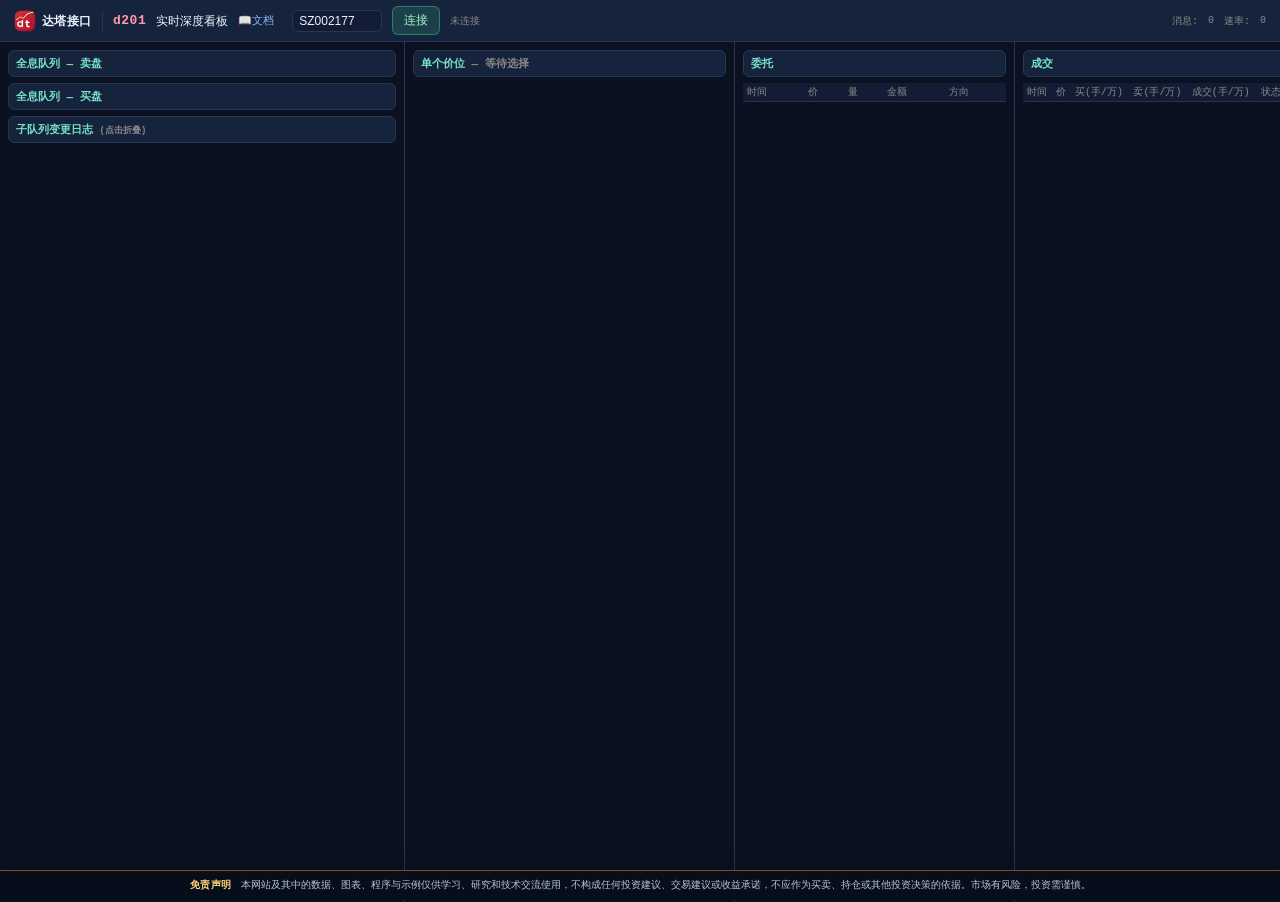
<file: d201.html>
<!DOCTYPE html>
<html lang="zh-CN">
<head>
<meta charset="UTF-8">
<meta name="viewport" content="width=device-width, initial-scale=1.0">
<link rel="icon" href="favicon.svg?v=73" type="image/svg+xml">
<link rel="stylesheet" href="assets/css/disclaimer.css?v=20260907-disclaimer-1">
<title>d201 实时深度看板</title>
<style>
*{margin:0;padding:0;box-sizing:border-box}
body{font-family:Consolas,monospace;background:#0a0e17;color:#ccc;overflow:hidden;height:100vh}
/* 顶栏 */
.topbar{display:flex;align-items:center;gap:10px;padding:4px 8px;background:#111;border-bottom:1px solid #222}
.topbar input{background:#1a1a2e;border:1px solid #333;color:#ccc;padding:3px 6px;font-size:12px;width:90px}
.topbar button{background:#1a4a2e;border:1px solid #2a6a3e;color:#4c4;padding:3px 10px;cursor:pointer;font-size:12px;border-radius:3px}
.topbar button.off{background:#4a1a1a;border-color:#6a2a2a;color:#c44}
.topbar button.subbed{background:#1a2a4a;border-color:#2a4a6a;color:#48f}
.topbar .st{font-size:10px;color:#888}
.topbar .st.on{color:#4c4}
/* 主布局 */
.main{display:flex;height:calc(100vh - 32px)}
.col{overflow-y:auto;overflow-x:hidden;border-right:1px solid #222;padding:4px}
.col::-webkit-scrollbar{width:4px}
.col::-webkit-scrollbar-thumb{background:#333;border-radius:2px}
.col1{flex:0 0 405px} /* 全息队列 */
.col2{flex:0 0 330px} /* 单个价位 */
.col3{flex:0 0 280px} /* 委托 */
.col4{flex:1 0 280px}  /* 成交 */
.col h3{font-size:11px;color:#e94560;margin-bottom:4px;padding:2px 4px;background:#111;position:sticky;top:0;z-index:1}
/* 全息队列 买卖行 */
.hq-side{display:flex;flex-direction:column;gap:2px}
.hq-label{font-size:10px;color:#888;padding:2px 0;border-bottom:1px solid #222;margin-top:4px}
.hq-label.buy{color:#e94560}
.hq-label.sell{color:#38a141}
.hq-row{display:flex;align-items:center;gap:3px;font-size:10px;padding:1px 3px;background:#111;border-radius:2px;cursor:pointer}
.hq-row:hover{background:#1a1a2e}
.hq-row .price{width:48px;font-weight:bold;flex-shrink:0}
.hq-row .price.buy{color:#e94560}
.hq-row .price.sell{color:#38a141}
.hq-row .vol{width:38px;text-align:right;flex-shrink:0}
.hq-row .amt{width:62px;text-align:right;flex-shrink:0;color:#888}
.hq-row .subs{display:flex;gap:1px;flex:1;justify-content:flex-end}
.hq-row .sub{width:42px;text-align:right;font-size:9px;color:#e94560}
.hq-row .sub-sell{width:42px;text-align:right;font-size:9px;color:#38a141}
.hq-row .sub.big,.hq-row .sub.big-sell{font-weight:bold}
.hq-row .sub.big{color:#e9c445}
.hq-row .sub.big-sell{color:#3498db}
/* 单个价位: 买红卖绿, 大单特殊 */
.sp-buy .v,.sp-buy .a{color:#e94560}
.sp-sell .v,.sp-sell .a{color:#38a141}
.sp-big-buy .v,.sp-big-buy .a{color:#e9c445;font-weight:bold}
.sp-big-sell .v,.sp-big-sell .a{color:#3498db;font-weight:bold}
/* 委托: 方向颜色 */
.flow-table .buy{color:#e94560}
.flow-table .sell{color:#38a141}
.flow-table .buy.big{color:#e9c445;font-weight:bold}
.flow-table .sell.big{color:#3498db;font-weight:bold}
/* 成交: 买额红 卖额绿 成交额白/金 */
.flow-table .t-buy{color:#e94560}
.flow-table .t-sell{color:#38a141}
.flow-table .t-amt{color:#ccc}
.flow-table .t-amt.big{color:#e9c445;font-weight:bold}
/* 同委托号分组虚线框(仅框买/卖列) */
.flow-table .t-buy.trd-grp-start,.flow-table .t-buy.trd-grp-mid,.flow-table .t-buy.trd-grp-end{border-left:2px dashed #e9c445;border-right:2px dashed #e9c445}
.flow-table .t-buy.trd-grp-start{border-top:2px dashed #e9c445}
.flow-table .t-buy.trd-grp-end{border-bottom:2px dashed #e9c445}
.flow-table .t-sell.trd-grp-start-s,.flow-table .t-sell.trd-grp-mid-s,.flow-table .t-sell.trd-grp-end-s{border-left:2px dashed #3498db;border-right:2px dashed #3498db}
.flow-table .t-sell.trd-grp-start-s{border-top:2px dashed #3498db}
.flow-table .t-sell.trd-grp-end-s{border-bottom:2px dashed #3498db}
.hq-row .btn-price{flex-shrink:0;font-size:9px;padding:0 4px;background:#1a3a5e;border:1px solid #2a5a8e;color:#6af;cursor:pointer;border-radius:2px;white-space:nowrap}
.hq-row .btn-price:hover{background:#2a5a8e;color:#fff}
.hq-row .n{width:30px;font-size:9px;color:#888;flex-shrink:0}
.hq-row .qcnt{width:32px;text-align:right;flex-shrink:0;font-size:9px;color:#888}
.hq-row.hq-hdr{background:#1a1a2e;color:#888;font-size:9px;cursor:default;position:sticky;top:20px;z-index:1}
.hq-row.hq-hdr:hover{background:#1a1a2e}
.hq-row.hq-hdr .price{color:#888!important}
.hq-row.hq-hdr .sub{color:#888!important}
/* 单个价位 */
.sp-item{display:flex;align-items:center;gap:3px;font-size:10px;padding:1px 4px;border-bottom:1px solid #1a1a2e}
.sp-item.sp-hdr{background:#1a1a2e;color:#888;font-size:9px;position:sticky;top:40px;z-index:1;cursor:default}
.sp-item.reducing{border:2px solid #e9c445;background:#1a1a00}
.sp-item .n{width:20px;color:#555;flex-shrink:0;text-align:right}
.sp-item .v{width:38px;text-align:right;flex-shrink:0}
.sp-item .a{width:62px;text-align:right;flex-shrink:0;color:#888}
.sp-item .id{width:62px;color:#666;text-align:right;flex-shrink:0}
.sp-item .st{width:18px;text-align:center;flex-shrink:0}
.sp-item .st.new{color:#27ae60}
.sp-item .st.deal{color:#3498db}
.sp-item .st.cancel{color:#e94560}
.sp-item .st.done{color:#888}
.sp-summary{font-size:10px;color:#888;padding:4px;background:#111;margin-bottom:4px}
.sp-summary span{color:#ccc}
/* 委托/成交 流水表 */
.flow-table{width:100%;border-collapse:collapse;font-size:10px}
.flow-table th{position:sticky;top:20px;background:#111;color:#888;padding:2px 4px;text-align:left;font-weight:normal;border-bottom:1px solid #333;z-index:0}
.flow-table td{padding:1px 4px;border-bottom:1px solid #1a1a2e;white-space:nowrap}
.flow-table .time{color:#888}
.flow-table .px{font-weight:bold}
.flow-table .px.buy{color:#e94560}
.flow-table .px.sell{color:#38a141}
.flow-table .big{color:#e9c445;font-weight:bold}
</style>
<link rel="stylesheet" href="assets/css/design-tokens.css?v=20260901-style-4">
<link rel="stylesheet" href="assets/css/site-shell.css?v=20260901-style-4">
<link rel="stylesheet" href="assets/css/workbench-theme.css?v=20260901-style-4">
<meta name="description" content="d201 实时深度看板：通过 WebSocket 查看 A 股 Level-2 逐笔委托、逐笔成交、十档盘口与全息队列（委托队列）实时数据。">
<link rel="canonical" href="https://zzhahn.github.io/a_stock_level2_data/d201.html">
<meta name="keywords" content="level2逐笔,逐笔委托,逐笔成交,十档盘口,委托队列,全息队列,L2实时行情,深度看板">
</head>
<body class="site-page site-page--dense">
<div class="site-disclaimer" role="note" aria-label="免责声明"><span class="site-disclaimer-title">免责声明</span><span class="site-disclaimer-text">本网站及其中的数据、图表、程序与示例仅供学习、研究和技术交流使用，不构成任何投资建议、交易建议或收益承诺，不应作为买卖、持仓或其他投资决策的依据。市场有风险，投资需谨慎。</span></div>
<div class="topbar site-header site-header--compact">
  <a class="dense-site-brand" href="index.html" aria-label="返回工作台">
    <img src="favicon.svg?v=73" alt="" aria-hidden="true">
    <span>达塔接口</span>
  </a>
  <span class="dense-topbar-divider" aria-hidden="true"></span>
  <span class="dense-brand-code">d201</span><span class="dense-brand-name">实时深度看板</span>
  <a class="dense-doc-link" href="download.html#docs" target="_blank" title="d201 WebSocket API 文档">📖文档</a>
  <input id="code" value="SZ002177" placeholder="代码" onchange="onCodeChange()">
  <button id="btnConnect" onclick="doConnect()">连接</button>
  <button id="btnDisconnect" class="off" onclick="doDisconnect()" style="display:none">断开</button>
  <span class="st" id="wsSt">未连接</span>
<span class="st" style="margin-left:auto">消息:</span><span class="st" id="msgN">0</span>
  <span class="st">速率:</span><span class="st" id="msgR">0</span>
</div>
<div class="main">
  <!-- 全息队列 -->
  <div class="col col1">
    <h3>全息队列 — 卖盘</h3>
    <div id="hqSell"></div>
    <h3>全息队列 — 买盘</h3>
    <div id="hqBuy"></div>
    <h3 style="cursor:pointer" onclick="var b=document.getElementById('hqLogBody');b.style.display=b.style.display==='none'?'':'none'">子队列变更日志 <span style="font-size:9px;color:#888">(点击折叠)</span></h3>
    <div id="hqLogBody" style="max-height:200px;overflow-y:auto;font-size:9px;color:#888"></div>
  </div>
  <!-- 单个价位 -->
  <div class="col col2">
    <h3>单个价位 <span id="spTitle" style="color:#888">— 等待选择</span></h3>
    <div class="sp-summary" id="spSummary" style="display:none"></div>
    <div id="spList"></div>
  </div>
  <!-- 委托 -->
  <div class="col col3">
    <h3>委托</h3>
    <table class="flow-table"><thead><tr><th>时间</th><th>价</th><th>量</th><th>金额</th><th>方向</th></tr></thead><tbody id="entBody"></tbody></table>
  </div>
  <!-- 成交 -->
  <div class="col col4">
    <h3>成交</h3>
    <table class="flow-table"><thead><tr><th>时间</th><th>价</th><th>买(手/万)</th><th>卖(手/万)</th><th>成交(手/万)</th><th>状态</th></tr></thead><tbody id="trdBody"></tbody></table>
  </div>
</div>
<script>
// ── 状态 ──
var ws = null, msgCount = 0, startTime = 0, code = document.getElementById('code').value;
var hqMap = {};           // 全息队列持久层: key="price_dir" → level object
var hqLog = [];           // 全息子记录变更日志
var spPrice = 0, spDir = 0, spPriceCent = 0, spHadRecords = false, spHadFirst = false, spResubTimer = null;
var entLog = [];          // 委托流水(最多500条, 新在前)
var trdLog = [];          // 成交流水(最多500条, 新在前)
var entSeq = new Set();   // 委托去重
var trdSeq = new Set();   // 成交去重
var subbedHolo = false, subbedPrice = false, subbedEnt = false, subbedTrade = false;

// ── 连接 ──
function doConnect() {
  code = document.getElementById('code').value.trim();
  if (!code) return;
  if (ws) ws.close();
  ws = new WebSocket('ws://127.0.0.1:8080/d201');
  document.getElementById('btnConnect').style.display = 'none';
  document.getElementById('btnDisconnect').style.display = '';
  document.getElementById('wsSt').textContent = '连接中...';
  msgCount = 0; startTime = Date.now();
  ws.onopen = function() {
    document.getElementById('wsSt').textContent = '已连接';
    document.getElementById('wsSt').className = 'st on';
    hqMap = {}; entLog = []; trdLog = []; spTotal = {}; spRecs = []; spIndex.clear(); spHadFirst = false;
    entSeq.clear(); trdSeq.clear();
    document.getElementById('hqBuy').innerHTML = ''; document.getElementById('hqSell').innerHTML = '';
    document.getElementById('entBody').innerHTML = ''; document.getElementById('trdBody').innerHTML = '';
    document.getElementById('spList').innerHTML = '<div style="color:#888;font-size:10px">等待选择价位</div>';
    // 订阅全息队列+委托+成交
    sendCmd('holoqueue', 1);
    sendCmd('entrust', 1);
    sendCmd('trade', 1);
    subbedHolo = true; subbedEnt = true; subbedTrade = true;
    document.getElementById('btnConnect').className = 'subbed';
    document.getElementById('btnConnect').textContent = '已订阅';
  };
  ws.onmessage = function(e) { handleMsg(JSON.parse(e.data)); };
  ws.onclose = function() {
    document.getElementById('wsSt').textContent = '已断开'; document.getElementById('wsSt').className = 'st';
    document.getElementById('btnConnect').style.display = '';
    document.getElementById('btnDisconnect').style.display = 'none';
    subbedHolo = subbedPrice = subbedEnt = subbedTrade = false;
  };
}
function doDisconnect() { if (ws) ws.close(); }
function sendCmd(type, enable) {
  if (!ws || ws.readyState !== 1) return;
  var cmd = {type:type, code:code, enable:enable};
  if (type === 'holoqueue') { cmd.subDisplayCount = 6; /* 子队列数 1-6 */ }
  if (type === 'entrust') cmd.count = 150;
  if (type === 'trade') cmd.count = 60;
  if (type === 'price') { cmd.direction = spDir; cmd.priceCent = spPriceCent; }
  ws.send(JSON.stringify([cmd]));
}

// ── 消息分发 ──
function handleMsg(msg) {
  msgCount++;
  var now = Date.now(), rate = (msgCount / ((now - startTime) / 1000)).toFixed(1);
  document.getElementById('msgN').textContent = msgCount;
  document.getElementById('msgR').textContent = rate;
  if (!msg.list) return;
  for (var i = 0; i < msg.list.length; i++) {
    var it = msg.list[i], d = it.data;
    if (it.type === 'info' || it.type === 'error') {
      showMsg(it.type, it.msg || '');
      continue;
    }
    if (!d) continue;
    if (it.type === 'holoqueue') renderHoloQueue(d);
    else if (it.type === 'price') renderSinglePrice(d);
    else if (it.type === 'entrust') renderEntrust(d);
    else if (it.type === 'trade') renderTrade(d);
    else if (it.type === 'buysell') renderBuySellQ(d);
    else if (it.type === 'thousand') renderThousand(d);
  }
}

// ── 全息队列渲染 ──
function renderHoloQueue(d) {
  if (!d.levels) return;
  for (var i = 0; i < d.levels.length; i++) {
    var lv = d.levels[i];

    // 删除信号: ct=1, rmP!=0, px=0 表示删除卖盘 rmP 价位
    // （必须先于 price===0 检查，否则会被 continue 跳过）
    if (lv.changeType === 1 && lv.removePrice !== 0 && lv.price === 0) {
      delete hqMap[lv.removePrice + '_' + lv.direction];
      hqLog.unshift({ts: new Date().toLocaleTimeString(), price: lv.removePrice, dir: lv.direction, lines: ['  -价位已清空 px=' + (lv.removePrice/100).toFixed(2)], removed: 0});
      if (hqLog.length > 200) hqLog.length = 200;
      renderHqLog();
      continue;
    }

    if (lv.price === 0) continue;
    var key = lv.price + '_' + lv.direction;

    // changeType: 0=删除价位, 1=替换价位(removePrice→price), 2=更新价位
    if (lv.changeType === 0) {
      delete hqMap[key];
      hqLog.unshift({ts: new Date().toLocaleTimeString(), price: lv.price, dir: lv.direction, lines: ['  -删除价位'], removed: 0});
      if (hqLog.length > 200) hqLog.length = 200;
      renderHqLog();
      continue;
    }
    if (lv.changeType === 1 && lv.removePrice !== 0) {
      delete hqMap[lv.removePrice + '_' + lv.direction];
    }
    // 获取或创建该价位的持久层
    var entry = hqMap[key];
    if (!entry) { entry = {}; hqMap[key] = entry; }
    entry.price = lv.price; entry.vol = lv.volume; entry.amt = lv.amount;
    entry.dir = lv.direction; entry.queueCount = lv.queueCount;
    entry.displayCnt = lv.displayCnt;
    // 子记录增量合并 (服务器只发变化的子记录)
    if (!entry.subRecs) entry.subRecs = [];
    var subIdx = {};
    for (var j = 0; j < entry.subRecs.length; j++) subIdx[entry.subRecs[j].id] = j;
    var logLines = [];
    for (var j = 0; j < (lv.records || []).length; j++) {
      var r = lv.records[j], idx = subIdx[r.id];
      if (idx !== undefined) {
        var old = entry.subRecs[idx];
        var stChg = old.status !== r.status;
        old.volume = r.volume; old.amount = r.amount; old.bigOrder = r.bigOrder;
        old.prevStatus = old.status; old.status = r.status;
        if (r.volume === 0) { old._remove = true; logLines.push('  -删除 #'+r.id); }
        else if (stChg) logLines.push('  ~状态 #'+r.id + ' ' + old.prevStatus + '→' + r.status);
      } else if (r.volume > 0) {
        entry.subRecs.push({id: r.id, volume: r.volume, amount: r.amount, bigOrder: r.bigOrder, status: r.status, prevStatus: 0, isNew: true});
        logLines.push('  +新增 #'+r.id + ' ' + r.volume + '手 ' + fmtAmt(r.amount));
      }
    }
    // 移除标记删除的
    var before = entry.subRecs.length;
    entry.subRecs = entry.subRecs.filter(function(r){ return !r._remove; });
    if (logLines.length > 0) {
      hqLog.unshift({ts: new Date().toLocaleTimeString(), price: lv.price, dir: lv.direction, lines: logLines, removed: before - entry.subRecs.length});
      if (hqLog.length > 200) hqLog.length = 200;
      renderHqLog();
    }
  }
  // 从持久层提取买卖各10档并排序
  var buy = [], sell = [];
  for (var k in hqMap) {
    var row = hqMap[k];
    if (row.dir === 0) buy.push(row); else sell.push(row);
  }
  buy.sort(function(a,b){ return b.price - a.price; });
  sell.sort(function(a,b){ return b.price - a.price; });
  renderHqSide('hqBuy', buy.slice(0, 10), 'buy');
  renderHqSide('hqSell', sell.slice(0, 10), 'sell');
}
function renderHqSide(id, rows, side) {
  var label = side === 'buy' ? '买' : '卖';
  var h = '<div class="hq-row hq-hdr"><span class="n">档位</span><span class="price">价位</span><span class="amt">总金额</span><span class="qcnt">排队</span><span class="subs"><span class="sub">金额1</span><span class="sub">金额2</span><span class="sub">金额3</span><span class="sub">金额4</span><span class="sub">金额5</span><span class="sub">金额6</span></span><span class="btn-price" style="visibility:hidden">盯</span></div>';
  for (var i = 0; i < rows.length; i++) {
    var r = rows[i], pxStr = (r.price / 100).toFixed(2);
    var nLabel = label + (side === 'sell' ? (rows.length - i) : (i + 1));
    // 服务器顺序就是排队顺序, 直接取前6个
    var subArr = r.subRecs || [];
    // 找到第一个正在减少的(非0状态)
    var subColor = side === 'buy' ? 'sub' : 'sub-sell'; // 买红卖绿基调
    h += '<div class="hq-row" onclick="subscribePrice(' + r.price + ',' + r.dir + ')"><span class="n">' + nLabel + '</span><span class="price '+side+'">' + pxStr + '</span><span class="amt">' + fmtAmt(r.amt) + '</span><span class="qcnt">' + (r.queueCount || 0) + '</span><span class="subs">';
    for (var j = 0; j < 6; j++) {
      var s = subArr[j];
      if (s) {
        var cls = subColor;
        if (s.bigOrder) cls += (side === 'buy' ? ' big' : ' big-sell');
        h += '<span class="' + cls + '" title="#' + s.id + ' ' + s.volume + '手 s=' + s.status + '">' + fmtAmt(s.amount) + '</span>';
      } else {
        h += '<span class="sub">-</span>';
      }
    }
    h += '</span><span class="btn-price" onclick="event.stopPropagation();subscribePrice(' + r.price + ',' + r.dir + ')">盯</span></div>';
  }
  document.getElementById(id).innerHTML = h;
}
function renderHqLog() {
  var h = '';
  for (var i = 0; i < Math.min(hqLog.length, 50); i++) {
    var log = hqLog[i];
    h += '<div style="border-bottom:1px solid #1a1a2e;padding:1px 4px"><span style="color:#666">[' + log.ts + ']</span> <b style="color:'+(log.dir?'#38a141':'#e94560')+'">' + (log.price/100).toFixed(2) + '</b> ('+(log.dir?'卖':'买')+')';
    for (var j = 0; j < log.lines.length; j++) h += '<br>' + log.lines[j];
    if (log.removed) h += '<br><span style="color:#e94560">  -移除 ' + log.removed + ' 条(amount=0)</span>';
    h += '</div>';
  }
  document.getElementById('hqLogBody').innerHTML = h || '<div style="padding:4px;color:#666">等待数据...</div>';
}

// ── 单个价位渲染 ──
var spTotal = {}, spRecs = [], spIndex = new Map(); // id→record 持久索引, O(1)查找
function subscribePrice(price, dir) {
  // 先退订旧价位
  if (subbedPrice) {
    var oldCmd = {type:'price', code:code, enable:0, direction: spDir, priceCent: spPriceCent};
    ws.send(JSON.stringify([oldCmd]));
  }
  if (spResubTimer) { clearTimeout(spResubTimer); spResubTimer = null; }
  spPrice = price; spDir = dir;
  spPriceCent = price * 10; // 分→厘
  spTotal = {vol:0, amt:0, cnt:0, seq:0, cur:0}; spRecs = []; spIndex.clear(); spHadRecords = false; spHadFirst = false;
  document.getElementById('spTitle').textContent = '— ' + (price/100).toFixed(2) + ' ' + (dir === 0 ? '买' : '卖');
  document.getElementById('spSummary').style.display = '';
  document.getElementById('spList').innerHTML = '<div style="color:#888;font-size:10px">等待数据...</div>';
  document.getElementById('spSummary').innerHTML = '订阅中...';
  var cmd = {type:'price', code:code, enable:1, direction:dir, priceCent: spPriceCent};
  ws.send(JSON.stringify([cmd]));
  subbedPrice = true;
}
function renderSinglePrice(d) {
  // 厘→分对齐 (服务器返回price是厘,要÷10才能跟holoqueue的分对齐)
  if (Math.abs(d.price/10 - spPrice) > 1 || d.direction !== spDir) return;
  var recs = d.records || [];
  if (d.isFirst === 1) {
    // 首个isFirst设基线, 后续isFirst追加records(队列长时分批推送)
    if (!spHadFirst) {
      spTotal = {vol: d.totalVolume, amt: d.totalAmount, cnt: d.totalCount, seq: d.seq, cur: d.curCount};
      spHadFirst = true;
    }
    for (var i = 0; i < recs.length; i++) {
      var r = recs[i];
      if (r.volume === 0) continue;
      var old = spIndex.get(r.id);
      if (old === undefined) {
        var rec = {volume: r.volume, id: r.id, amount: r.amount, bigOrder: r.bigOrder, status: r.status, prevStatus: 0, isNew: false};
        spRecs.push(rec);
        spIndex.set(r.id, rec);
      } else {
        old.volume = r.volume; old.amount = r.amount;
        old.bigOrder = r.bigOrder; old.status = r.status;
      }
    }
  } else {
    // 增量包: 非首包totalVolume/totalAmount为0, 需自行根据差量维护汇总
    spTotal.cur = d.curCount;
    for (var i = 0; i < recs.length; i++) {
      var r = recs[i], old = spIndex.get(r.id);
      if (old !== undefined) {
        // 差量更新汇总: 旧值出, 新值入
        spTotal.vol += r.volume - old.volume;
        spTotal.amt += r.amount - old.amount;
        old.volume = r.volume; old.amount = r.amount; old.bigOrder = r.bigOrder;
        old.prevStatus = old.status; old.status = r.status;
        if (r.volume === 0) { old._remove = true; spTotal.cnt--; }
      } else if (r.volume > 0) {
        spTotal.vol += r.volume; spTotal.amt += r.amount; spTotal.cnt++;
        var rec = {volume: r.volume, id: r.id, amount: r.amount, bigOrder: r.bigOrder, status: r.status, prevStatus: 0, isNew: true};
        spRecs.push(rec);
        spIndex.set(r.id, rec);
      }
    }
    // 移除标记删除的, 同步清理索引
    spRecs = spRecs.filter(function(r){
      if (r._remove) { spIndex.delete(r.id); return false; }
      return true;
    });

    // 价位清空检测: 之前有记录 → 现在全部清空 → 自动重订阅
    if (spRecs.length > 0) {
      spHadRecords = true;
      if (spResubTimer) { clearTimeout(spResubTimer); spResubTimer = null; }
    } else if (spHadRecords) {
      // 价位刚被清空, 2秒后重新订阅 (复位服务器推送)
      if (!spResubTimer) {
        spResubTimer = setTimeout(function() {
          spResubTimer = null;
          subscribePrice(spPrice, spDir);
        }, 2000);
      }
    }
  }
  var sum = document.getElementById('spSummary');
  sum.innerHTML = '总手<span>' + (spTotal.vol || 0) + '</span> 总金额<span>' + fmtAmt(spTotal.amt || 0) + '</span> 总笔<span>' + (spTotal.cnt || 0) + '</span> 本次<span>' + (spTotal.cur || 0) + '</span>';
  // 找到第一个有状态变化的(正在减少的)
  var firstChange = -1;
  for (var i = 0; i < spRecs.length; i++) {
    if (spRecs[i].status !== 0) { firstChange = i; break; }
  }
  var h = '<div class="sp-item sp-hdr"><span class="n">#</span><span class="v">手数</span><span class="a">金额</span><span class="id">委托号</span><span class="st">状态</span></div>';
  for (var i = 0; i < spRecs.length; i++) {
    var r = spRecs[i], cls = 'sp-item';
    if (i === firstChange) cls += ' reducing';
    // 买盘红色 卖盘绿色, 大单特殊色
    var rowColor = spDir === 0 ? 'sp-buy' : 'sp-sell';
    if (r.bigOrder) rowColor += (spDir === 0 ? ' sp-big-buy' : ' sp-big-sell');
    var stCls = 'st', stLabel = '';
    // 量归零=即将清除, 不论status值
    if (r.volume === 0) { stCls += ' done'; stLabel = ''; }
    else if (r.status === 0) stLabel = '';
    else if ([4,12,64,192].indexOf(r.status) >= 0) { stCls += ' new'; stLabel = '+'; }   // 新委托进入
    else if ([1,9,16,128,144].indexOf(r.status) >= 0) { stCls += ' deal'; stLabel = 'T'; } // 部分成交后剩余
    else if ([2,32].indexOf(r.status) >= 0) { stCls += ' done'; stLabel = ''; }            // 已清除
    else stLabel = r.status;
    h += '<div class="' + cls + ' ' + rowColor + '"><span class="n">' + (i + 1) + '</span><span class="v">' + r.volume + '</span><span class="a">' + fmtAmt(r.amount) + '</span><span class="id">' + r.id + '</span><span class="' + stCls + '">' + stLabel + '</span></div>';
  }
  if (spRecs.length === 0) h = '<div style="color:#888;font-size:10px">' + (spHadRecords ? '价位已清空, 2秒后自动重订阅...' : '该价位暂无排队') + '</div>';
  document.getElementById('spList').innerHTML = h;
}

// ── 委托渲染 ──
function renderEntrust(d) {
  var n = Math.min(d.count || 0, 150), added = 0;
  for (var i = 0; i < n; i++) {
    var t = d.time ? d.time[i] : 0, oid = d.orderId ? d.orderId[i] : 0;
    var key = t + '_' + oid;
    if (entSeq.has(key)) continue; // 去重
    entSeq.add(key);
    if (entSeq.size > 1000) entSeq.clear(); // 防止无限增长, 定期清
    entLog.unshift({
      time: t, price: d.price ? d.price[i] : 0, volume: d.volume ? d.volume[i] : 0,
      amount: d.amount ? d.amount[i] : 0, direction: d.direction ? d.direction[i] : 0
    });
    added++;
  }
  if (entLog.length > 500) entLog.length = 500;
  // 渲染
  var h = '';
  for (var i = 0; i < entLog.length; i++) {
    var r = entLog[i], timeStr = padTime(r.time);
    var side = r.direction ? 'sell' : 'buy';
    var big = r.volume >= 100 ? ' big' : '';
    var sc = side + big;
    h += '<tr><td class="time">' + timeStr + '</td><td class="px ' + sc + '">' + (r.price/100).toFixed(2) + '</td><td class="' + sc + '">' + r.volume + '</td><td class="' + sc + '">' + fmtAmt(r.amount) + '</td><td class="' + side + '">' + (r.direction ? '卖' : '买') + '</td></tr>';
  }
  document.getElementById('entBody').innerHTML = h;
}

// ── 成交渲染 ──
function renderTrade(d) {
  var n = Math.min(d.count || 0, 60), added = 0;
  for (var i = 0; i < n; i++) {
    var t = d.time ? d.time[i] : 0, sq = d.seq ? d.seq[i] : 0;
    var key = t + '_' + sq;
    if (trdSeq.has(key)) continue;
    trdSeq.add(key);
    if (trdSeq.size > 1000) trdSeq.clear();
    trdLog.unshift({
      time: t, seq: sq, price: d.price ? d.price[i] : 0, volume: d.volume ? d.volume[i] : 0,
      buyVolume: d.buyVolume ? d.buyVolume[i] : 0, sellVolume: d.sellVolume ? d.sellVolume[i] : 0,
      buyOrderId: d.buyOrderId ? d.buyOrderId[i] : 0, sellOrderId: d.sellOrderId ? d.sellOrderId[i] : 0,
      buyAmount: d.buyAmount ? d.buyAmount[i] : 0, sellAmount: d.sellAmount ? d.sellAmount[i] : 0,
      status: d.status ? d.status[i] : 0
    });
    added++;
  }
  if (trdLog.length > 500) trdLog.length = 500;
  // 标记同委托号分组: 连续相同 buyOrderId 或 sellOrderId
  for (var i = 0; i < trdLog.length; i++) {
    var r = trdLog[i];
    r._bGrp = 0; r._sGrp = 0;
    if (i > 0 && trdLog[i-1].buyOrderId === r.buyOrderId) r._bGrp = 1; // 同组后续
    if (i < trdLog.length-1 && trdLog[i+1].buyOrderId === r.buyOrderId) { if (r._bGrp === 0) r._bGrp = 2; else r._bGrp = 3; } // 首/中
    if (i > 0 && trdLog[i-1].sellOrderId === r.sellOrderId) r._sGrp = 1;
    if (i < trdLog.length-1 && trdLog[i+1].sellOrderId === r.sellOrderId) { if (r._sGrp === 0) r._sGrp = 2; else r._sGrp = 3; }
  }
  var h = '';
  for (var i = 0; i < trdLog.length; i++) {
    var r = trdLog[i], timeStr = padTime(r.time), vol = r.volume;
    var big = vol >= 100 ? ' big' : '';
    var bCls = r._bGrp === 2 ? ' trd-grp-start' : r._bGrp === 3 ? ' trd-grp-mid' : r._bGrp === 1 ? ' trd-grp-end' : '';
    var sCls = r._sGrp === 2 ? ' trd-grp-start-s' : r._sGrp === 3 ? ' trd-grp-mid-s' : r._sGrp === 1 ? ' trd-grp-end-s' : '';
    h += '<tr class="' + bCls + sCls + '"><td class="time">' + timeStr + '</td><td class="px">' + (r.price/100).toFixed(2) + '</td><td class="t-buy' + bCls + '">' + r.buyVolume + '(' + r.buyAmount + ')</td><td class="t-sell' + sCls + '">' + r.sellVolume + '(' + r.sellAmount + ')</td><td class="t-amt' + big + '">' + vol + '(' + (r.buyAmount + r.sellAmount) + ')</td><td>' + r.status + '</td></tr>';
  }
  document.getElementById('trdBody').innerHTML = h;
}

// ── 工具函数 ──
function fmtAmt(v) {
  if (!v) return '0';
  var w = v / 10000; // 转为万元
  if (w >= 100) return (w|0) + '万';
  if (w >= 1) return w.toFixed(1) + '万';
  return w.toFixed(2) + '万';
}
function padTime(t) {
  if (!t) return '';
  var s = '' + t;
  while (s.length < 6) s = '0' + s;
  return s.slice(0,2) + ':' + s.slice(2,4) + ':' + s.slice(4,6);
}
function onCodeChange() { doDisconnect(); }
// ── 消息提示 ──
function showMsg(typ, msg) {
  var el = document.getElementById('wsSt');
  el.textContent = typ === 'error' ? '⚠ ' + msg : msg;
  el.className = 'st ' + (typ === 'error' ? 'err' : 'ok');
}
// ── 买卖队列渲染 ──
function renderBuySellQ(d) {
  var el = document.getElementById('hqGrid');
  var h = '<div class="hq-row hq-hdr"><span>委买</span><span class="hdr">量</span><span>委卖</span><span class="hdr">量</span></div>';
  for (var i = 0; i < Math.max((d.buyLevelCount||0), (d.sellLevelCount||0)); i++) {
    h += '<div class="hq-row">';
    h += '<span class="buy">' + (d.buyPrice ? (d.buyPrice[i]/1000).toFixed(2) : '') + '</span>';
    h += '<span>' + fmtAmt(d.buyVolume ? d.buyVolume[i] : 0) + '</span>';
    h += '<span class="sell">' + (d.sellPrice ? (d.sellPrice[i]/1000).toFixed(2) : '') + '</span>';
    h += '<span>' + fmtAmt(d.sellVolume ? d.sellVolume[i] : 0) + '</span>';
    h += '</div>';
  }
  el.innerHTML = h;
}
// ── 千档渲染 ──
function renderThousand(d) {
  var el = document.getElementById('hqGrid');
  var h = '';
  for (var i = 0; i < (d.records||[]).length; i++) {
    var rec = d.records[i];
    h += '<div class="hq-row">';
    h += '<span>' + (rec.price ? (rec.price/1000).toFixed(2) : '') + '</span>';
    h += '<span class="' + (rec.direction > 0 ? 'sell' : 'buy') + '">' + fmtAmt(rec.volume) + '</span>';
    h += '</div>';
  }
  el.innerHTML = (h || '<i>暂无数据</i>');
}
</script>
</body>
</html>
</file>
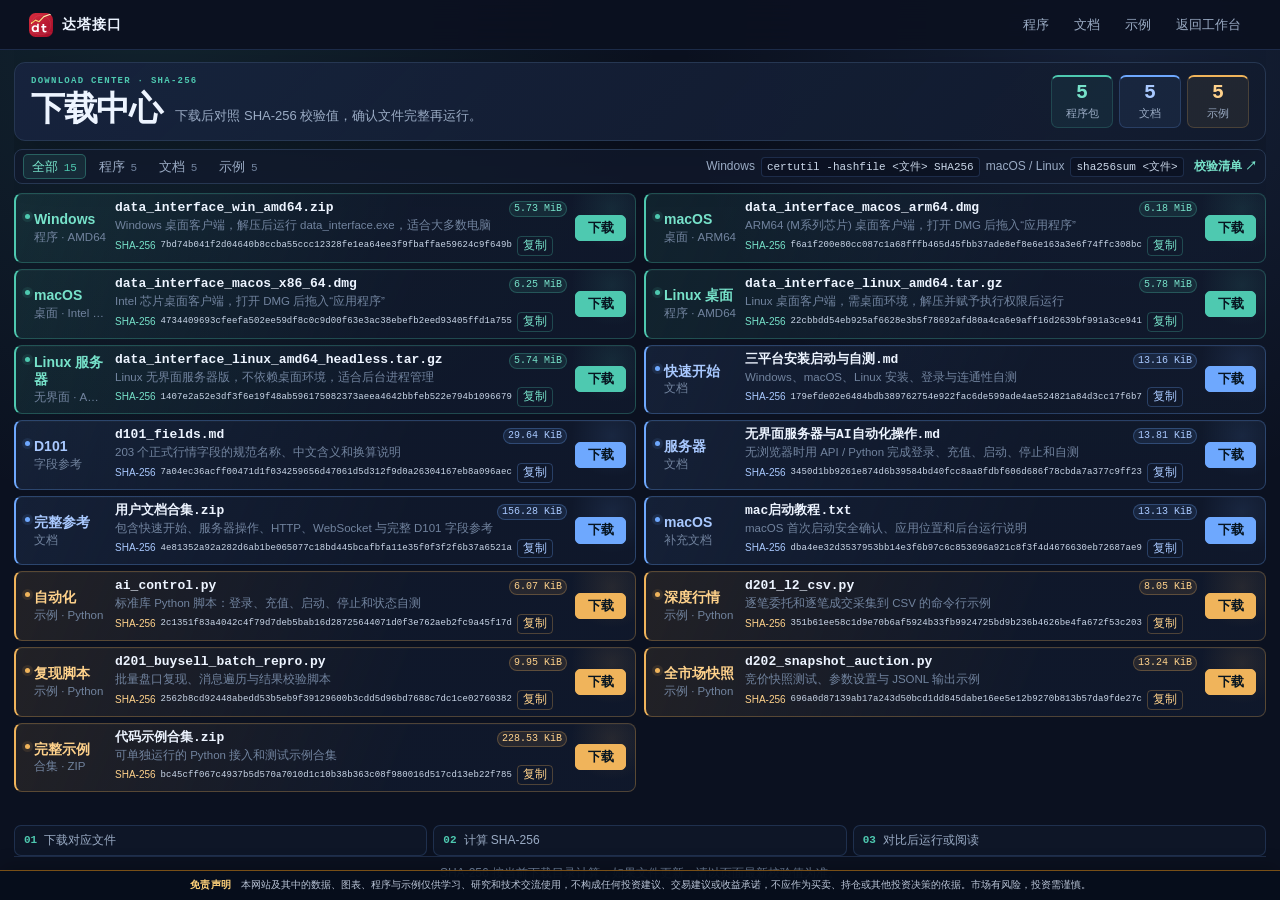
<file: download.html>
<!doctype html>
<html lang="zh-CN">
<head>
<meta charset="utf-8">
<meta name="viewport" content="width=device-width, initial-scale=1">
<meta name="theme-color" content="#0b1120">
<meta name="description" content="达塔接口程序、文档与代码示例下载中心，提供 Windows / macOS / Linux 与无界面服务器安装包，附文件大小与 SHA-256 校验值。适用于 A 股 Level-2 实时行情数据接口的部署与自测。">
<link rel="canonical" href="https://zzhahn.github.io/a_stock_level2_data/download.html">
<meta name="keywords" content="A股level2,level2实时行情,行情数据接口下载,level2客户端,逐笔成交,十档盘口,无界面服务器,L2行情">
<link rel="icon" href="favicon.svg?v=73" type="image/svg+xml">
<link rel="stylesheet" href="assets/css/design-tokens.css?v=20260902-download-4">
<link rel="stylesheet" href="assets/css/site-shell.css?v=20260902-download-4">
<link rel="stylesheet" href="assets/css/download.css?v=20260902-download-6">
<link rel="stylesheet" href="assets/css/disclaimer.css?v=20260907-disclaimer-1">
<meta property="og:type" content="website">
<meta property="og:site_name" content="达塔接口">
<meta property="og:title" content="下载中心 | 达塔接口">
<meta property="og:description" content="Windows / macOS / Linux 与无界面服务器安装包，附 SHA-256 校验值。">
<meta property="og:url" content="https://zzhahn.github.io/a_stock_level2_data/download.html">
<script type="application/ld+json">
{
  "@context": "https://schema.org",
  "@type": "SoftwareApplication",
  "name": "达塔接口 · A股 Level-2 实时行情数据接口",
  "applicationCategory": "FinanceApplication",
  "operatingSystem": "Windows, macOS, Linux",
  "url": "https://zzhahn.github.io/a_stock_level2_data/download.html",
  "description": "A 股 Level-2 实时行情数据接口客户端下载中心，提供 Windows / macOS / Linux 与无界面服务器安装包及 SHA-256 校验值。"
}
</script>
<title>下载中心 | 达塔接口</title>
</head>
<body class="site-page site-page--content site-page--download">
<div class="site-disclaimer" role="note" aria-label="免责声明"><span class="site-disclaimer-title">免责声明</span><span class="site-disclaimer-text">本网站及其中的数据、图表、程序与示例仅供学习、研究和技术交流使用，不构成任何投资建议、交易建议或收益承诺，不应作为买卖、持仓或其他投资决策的依据。市场有风险，投资需谨慎。</span></div>
<header class="download-topbar site-header">
  <a class="site-brand" href="index.html" aria-label="返回工作台">
    <img class="site-brand-mark" src="favicon.svg?v=73" alt="" aria-hidden="true">
    <span class="site-brand-name">达塔接口</span>
  </a>
  <nav class="site-nav" aria-label="下载中心导航">
    <a class="site-nav-link is-active" href="#program" data-nav-filter="program" aria-current="page">程序</a>
    <a class="site-nav-link" href="#docs" data-nav-filter="docs">文档</a>
    <a class="site-nav-link" href="#examples" data-nav-filter="examples">示例</a>
    <a class="site-nav-link" href="index.html">返回工作台</a>
  </nav>
</header>

<main class="download-main">
  <section class="download-head" aria-labelledby="downloadTitle">
    <div>
      <div class="download-eyebrow">DOWNLOAD CENTER · SHA-256</div>
      <h1 id="downloadTitle">下载中心</h1>
      <p>下载后对照 SHA-256 校验值，确认文件完整再运行。</p>
    </div>
    <div class="download-stats" aria-label="下载资源统计">
      <div class="download-stat"><strong>5</strong><span>程序包</span></div>
      <div class="download-stat"><strong>5</strong><span>文档</span></div>
      <div class="download-stat"><strong>5</strong><span>示例</span></div>
    </div>
  </section>

  <div class="download-toolbar">
    <div class="download-filters" role="tablist" aria-label="资源分类">
      <button class="download-filter is-active" type="button" role="tab" aria-selected="true" data-filter="all">全部 <span>15</span></button>
      <button class="download-filter" type="button" role="tab" aria-selected="false" data-filter="program">程序 <span>5</span></button>
      <button class="download-filter" type="button" role="tab" aria-selected="false" data-filter="docs">文档 <span>5</span></button>
      <button class="download-filter" type="button" role="tab" aria-selected="false" data-filter="examples">示例 <span>5</span></button>
    </div>
    <div class="download-verify" aria-label="SHA-256 校验方法">
      <span>Windows</span><code>certutil -hashfile &lt;文件&gt; SHA256</code>
      <span>macOS / Linux</span><code>sha256sum &lt;文件&gt;</code>
      <a href="downloads/SHA256SUMS.txt" download="SHA256SUMS.txt">校验清单 ↗</a>
    </div>
  </div>

  <section class="download-resource-area" aria-label="下载资源">
    <div class="download-resource-grid" id="downloadGrid">
      <article class="download-resource" id="program" data-group="program">
        <div class="resource-type"><span>Windows</span><small>程序 · AMD64</small></div>
        <div class="resource-main">
          <div class="resource-file"><code>data_interface_win_amd64.zip</code><span class="resource-size" title="5.73 MiB">5.73 MiB</span></div>
          <div class="resource-note">Windows 桌面客户端，解压后运行 data_interface.exe，适合大多数电脑</div>
          <div class="resource-hash"><span class="resource-hash-label">SHA-256</span><code id="hash-win">7bd74b041f2d04640b8ccba55ccc12328fe1ea64ee3f9fbaffae59624c9f649b</code><button class="resource-copy" type="button" data-copy-hash="hash-win">复制</button></div>
        </div>
        <a class="resource-download" href="downloads/programs/data_interface_win_amd64.zip" download="data_interface_win_amd64.zip">下载</a>
      </article>
      <article class="download-resource" data-group="program">
        <div class="resource-type"><span>macOS</span><small>桌面 · ARM64</small></div>
        <div class="resource-main">
          <div class="resource-file"><code>data_interface_macos_arm64.dmg</code><span class="resource-size" title="6.18 MiB">6.18 MiB</span></div>
          <div class="resource-note">ARM64 (M系列芯片) 桌面客户端，打开 DMG 后拖入“应用程序”</div>
          <div class="resource-hash"><span class="resource-hash-label">SHA-256</span><code id="hash-macos">f6a1f200e80cc087c1a68fffb465d45fbb37ade8ef8e6e163a3e6f74ffc308bc</code><button class="resource-copy" type="button" data-copy-hash="hash-macos">复制</button></div>
        </div>
        <a class="resource-download" href="downloads/programs/data_interface_macos_arm64.dmg" download="data_interface_macos_arm64.dmg">下载</a>
      </article>
      <article class="download-resource" data-group="program">
        <div class="resource-type"><span>macOS</span><small>桌面 · Intel x86_64</small></div>
        <div class="resource-main">
          <div class="resource-file"><code>data_interface_macos_x86_64.dmg</code><span class="resource-size" title="6.25 MiB">6.25 MiB</span></div>
          <div class="resource-note">Intel 芯片桌面客户端，打开 DMG 后拖入“应用程序”</div>
          <div class="resource-hash"><span class="resource-hash-label">SHA-256</span><code id="hash-macos-intel">4734409693cfeefa502ee59df8c0c9d00f63e3ac38ebefb2eed93405ffd1a755</code><button class="resource-copy" type="button" data-copy-hash="hash-macos-intel">复制</button></div>
        </div>
        <a class="resource-download" href="downloads/programs/data_interface_macos_x86_64.dmg" download="data_interface_macos_x86_64.dmg">下载</a>
      </article>
      <article class="download-resource" data-group="program">
        <div class="resource-type"><span>Linux 桌面</span><small>程序 · AMD64</small></div>
        <div class="resource-main">
          <div class="resource-file"><code>data_interface_linux_amd64.tar.gz</code><span class="resource-size" title="5.78 MiB">5.78 MiB</span></div>
          <div class="resource-note">Linux 桌面客户端，需桌面环境，解压并赋予执行权限后运行</div>
          <div class="resource-hash"><span class="resource-hash-label">SHA-256</span><code id="hash-linux">22cbbdd54eb925af6628e3b5f78692afd80a4ca6e9aff16d2639bf991a3ce941</code><button class="resource-copy" type="button" data-copy-hash="hash-linux">复制</button></div>
        </div>
        <a class="resource-download" href="downloads/programs/data_interface_linux_amd64.tar.gz" download="data_interface_linux_amd64.tar.gz">下载</a>
      </article>
      <article class="download-resource" data-group="program">
        <div class="resource-type"><span>Linux 服务器</span><small>无界面 · AMD64</small></div>
        <div class="resource-main">
          <div class="resource-file"><code>data_interface_linux_amd64_headless.tar.gz</code><span class="resource-size" title="5.74 MiB">5.74 MiB</span></div>
          <div class="resource-note">Linux 无界面服务器版，不依赖桌面环境，适合后台进程管理</div>
          <div class="resource-hash"><span class="resource-hash-label">SHA-256</span><code id="hash-linux-headless">1407e2a52e3df3f6e19f48ab596175082373aeea4642bbfeb522e794b1096679</code><button class="resource-copy" type="button" data-copy-hash="hash-linux-headless">复制</button></div>
        </div>
        <a class="resource-download" href="downloads/programs/data_interface_linux_amd64_headless.tar.gz" download="data_interface_linux_amd64_headless.tar.gz">下载</a>
      </article>

      <article class="download-resource" id="docs" data-group="docs">
        <div class="resource-type"><span>快速开始</span><small>文档</small></div>
        <div class="resource-main">
          <div class="resource-file"><code>三平台安装启动与自测.md</code><span class="resource-size" title="13.16 KiB">13.16 KiB</span></div>
          <div class="resource-note">Windows、macOS、Linux 安装、登录与连通性自测</div>
          <div class="resource-hash"><span class="resource-hash-label">SHA-256</span><code id="hash-doc-start">179efde02e6484bdb389762754e922fac6de599ade4ae524821a84d3cc17f6b7</code><button class="resource-copy" type="button" data-copy-hash="hash-doc-start">复制</button></div>
        </div>
        <a class="resource-download" href="downloads/docs/三平台安装启动与自测.md" download="三平台安装启动与自测.md">下载</a>
      </article>
      <article class="download-resource" data-group="docs">
        <div class="resource-type"><span>D101</span><small>字段参考</small></div>
        <div class="resource-main">
          <div class="resource-file"><code>d101_fields.md</code><span class="resource-size" title="29.64 KiB">29.64 KiB</span></div>
          <div class="resource-note">203 个正式行情字段的规范名称、中文含义和换算说明</div>
          <div class="resource-hash"><span class="resource-hash-label">SHA-256</span><code id="hash-doc-d101-fields">7a04ec36acff00471d1f034259656d47061d5d312f9d0a26304167eb8a096aec</code><button class="resource-copy" type="button" data-copy-hash="hash-doc-d101-fields">复制</button></div>
        </div>
        <a class="resource-download" href="downloads/docs/d101_fields.md" download="d101_fields.md">下载</a>
      </article>
      <article class="download-resource" data-group="docs">
        <div class="resource-type"><span>服务器</span><small>文档</small></div>
        <div class="resource-main">
          <div class="resource-file"><code>无界面服务器与AI自动化操作.md</code><span class="resource-size" title="13.81 KiB">13.81 KiB</span></div>
          <div class="resource-note">无浏览器时用 API / Python 完成登录、充值、启动、停止和自测</div>
          <div class="resource-hash"><span class="resource-hash-label">SHA-256</span><code id="hash-doc-headless">3450d1bb9261e874d6b39584bd40fcc8aa8fdbf606d686f78cbda7a377c9ff23</code><button class="resource-copy" type="button" data-copy-hash="hash-doc-headless">复制</button></div>
        </div>
        <a class="resource-download" href="downloads/docs/无界面服务器与AI自动化操作.md" download="无界面服务器与AI自动化操作.md">下载</a>
      </article>
      <article class="download-resource" data-group="docs">
        <div class="resource-type"><span>完整参考</span><small>文档</small></div>
        <div class="resource-main">
          <div class="resource-file"><code>用户文档合集.zip</code><span class="resource-size" title="156.28 KiB">156.28 KiB</span></div>
          <div class="resource-note">包含快速开始、服务器操作、HTTP、WebSocket 与完整 D101 字段参考</div>
          <div class="resource-hash"><span class="resource-hash-label">SHA-256</span><code id="hash-doc-all">4e81352a92a282d6ab1be065077c18bd445bcafbfa11e35f0f3f2f6b37a6521a</code><button class="resource-copy" type="button" data-copy-hash="hash-doc-all">复制</button></div>
        </div>
        <a class="resource-download" href="downloads/docs/用户文档合集.zip" download="用户文档合集.zip">下载</a>
      </article>
      <article class="download-resource" data-group="docs">
        <div class="resource-type"><span>macOS</span><small>补充文档</small></div>
        <div class="resource-main">
          <div class="resource-file"><code>mac启动教程.txt</code><span class="resource-size" title="13.13 KiB">13.13 KiB</span></div>
          <div class="resource-note">macOS 首次启动安全确认、应用位置和后台运行说明</div>
          <div class="resource-hash"><span class="resource-hash-label">SHA-256</span><code id="hash-doc-mac">dba4ee32d3537953bb14e3f6b97c6c853696a921c8f3f4d4676630eb72687ae9</code><button class="resource-copy" type="button" data-copy-hash="hash-doc-mac">复制</button></div>
        </div>
        <a class="resource-download" href="downloads/docs/mac启动教程.txt" download="mac启动教程.txt">下载</a>
      </article>

      <article class="download-resource" id="examples" data-group="examples">
        <div class="resource-type"><span>自动化</span><small>示例 · Python</small></div>
        <div class="resource-main">
          <div class="resource-file"><code>ai_control.py</code><span class="resource-size" title="6.07 KiB">6.07 KiB</span></div>
          <div class="resource-note">标准库 Python 脚本：登录、充值、启动、停止和状态自测</div>
          <div class="resource-hash"><span class="resource-hash-label">SHA-256</span><code id="hash-example-ai">2c1351f83a4042c4f79d7deb5bab16d28725644071d0f3e762aeb2fc9a45f17d</code><button class="resource-copy" type="button" data-copy-hash="hash-example-ai">复制</button></div>
        </div>
        <a class="resource-download" href="downloads/examples/ai_control.py" download="ai_control.py">下载</a>
      </article>
      <article class="download-resource" data-group="examples">
        <div class="resource-type"><span>深度行情</span><small>示例 · Python</small></div>
        <div class="resource-main">
          <div class="resource-file"><code>d201_l2_csv.py</code><span class="resource-size" title="8.05 KiB">8.05 KiB</span></div>
          <div class="resource-note">逐笔委托和逐笔成交采集到 CSV 的命令行示例</div>
          <div class="resource-hash"><span class="resource-hash-label">SHA-256</span><code id="hash-example-batch">351b61ee58c1d9e70b6af5924b33fb9924725bd9b236b4626be4fa672f53c203</code><button class="resource-copy" type="button" data-copy-hash="hash-example-batch">复制</button></div>
        </div>
        <a class="resource-download" href="downloads/examples/d201_l2_csv.py" download="d201_l2_csv.py">下载</a>
      </article>
      <article class="download-resource" data-group="examples">
        <div class="resource-type"><span>复现脚本</span><small>示例 · Python</small></div>
        <div class="resource-main">
          <div class="resource-file"><code>d201_buysell_batch_repro.py</code><span class="resource-size" title="9.95 KiB">9.95 KiB</span></div>
          <div class="resource-note">批量盘口复现、消息遍历与结果校验脚本</div>
          <div class="resource-hash"><span class="resource-hash-label">SHA-256</span><code id="hash-example-repro">2562b8cd92448abedd53b5eb9f39129600b3cdd5d96bd7688c7dc1ce02760382</code><button class="resource-copy" type="button" data-copy-hash="hash-example-repro">复制</button></div>
        </div>
        <a class="resource-download" href="downloads/examples/d201_buysell_batch_repro.py" download="d201_buysell_batch_repro.py">下载</a>
      </article>
      <article class="download-resource" data-group="examples">
        <div class="resource-type"><span>全市场快照</span><small>示例 · Python</small></div>
        <div class="resource-main">
          <div class="resource-file"><code>d202_snapshot_auction.py</code><span class="resource-size" title="13.24 KiB">13.24 KiB</span></div>
          <div class="resource-note">竞价快照测试、参数设置与 JSONL 输出示例</div>
          <div class="resource-hash"><span class="resource-hash-label">SHA-256</span><code id="hash-example-snapshot">696a0d87139ab17a243d50bcd1dd845dabe16ee5e12b9270b813b57da9fde27c</code><button class="resource-copy" type="button" data-copy-hash="hash-example-snapshot">复制</button></div>
        </div>
        <a class="resource-download" href="downloads/examples/d202_snapshot_auction.py" download="d202_snapshot_auction.py">下载</a>
      </article>
      <article class="download-resource" data-group="examples">
        <div class="resource-type"><span>完整示例</span><small>合集 · ZIP</small></div>
        <div class="resource-main">
          <div class="resource-file"><code>代码示例合集.zip</code><span class="resource-size" title="228.53 KiB">228.53 KiB</span></div>
          <div class="resource-note">可单独运行的 Python 接入和测试示例合集</div>
          <div class="resource-hash"><span class="resource-hash-label">SHA-256</span><code id="hash-example-all">bc45cff067c4937b5d570a7010d1c10b38b363c08f980016d517cd13eb22f785</code><button class="resource-copy" type="button" data-copy-hash="hash-example-all">复制</button></div>
        </div>
        <a class="resource-download" href="downloads/examples/代码示例合集.zip" download="代码示例合集.zip">下载</a>
      </article>
    </div>
  </section>

  <div class="download-steps" aria-label="下载后的使用步骤">
    <div><b>01</b><span>下载对应文件</span></div>
    <div><b>02</b><span>计算 SHA-256</span></div>
    <div><b>03</b><span>对比后运行或阅读</span></div>
  </div>

  <footer class="download-footer site-footer">
    <div>SHA-256 按当前下载目录计算；如果文件更新，请以页面最新校验值为准。</div>
  </footer>
</main>

<script>
(function () {
  'use strict';
  var filters = Array.prototype.slice.call(document.querySelectorAll('[data-filter]'));
  var resources = Array.prototype.slice.call(document.querySelectorAll('.download-resource'));
  var navLinks = Array.prototype.slice.call(document.querySelectorAll('[data-nav-filter]'));
  var activeFilter = 'all';

  function applyFilter(filter) {
    activeFilter = filter;
    resources.forEach(function (resource) {
      resource.hidden = filter !== 'all' && resource.dataset.group !== filter;
    });
    filters.forEach(function (button) {
      var active = button.dataset.filter === filter;
      button.classList.toggle('is-active', active);
      button.setAttribute('aria-selected', active ? 'true' : 'false');
    });
    navLinks.forEach(function (link) {
      link.classList.toggle('is-active', link.dataset.navFilter === filter);
      if (filter === 'all') link.classList.remove('is-active');
    });
  }

  filters.forEach(function (button) {
    button.addEventListener('click', function () { applyFilter(button.dataset.filter); });
  });
  navLinks.forEach(function (link) {
    link.addEventListener('click', function () { applyFilter(link.dataset.navFilter); });
  });

  function setCopied(button) {
    var original = button.textContent;
    button.textContent = '已复制';
    button.classList.add('is-copied');
    window.setTimeout(function () {
      button.textContent = original;
      button.classList.remove('is-copied');
    }, 1400);
  }
  function fallbackCopy(value, button) {
    var area = document.createElement('textarea');
    area.value = value;
    area.setAttribute('readonly', '');
    area.style.position = 'fixed';
    area.style.opacity = '0';
    document.body.appendChild(area);
    area.select();
    try { document.execCommand('copy'); setCopied(button); } catch (error) { button.textContent = '请手动复制'; }
    document.body.removeChild(area);
  }
  document.querySelectorAll('[data-copy-hash]').forEach(function (button) {
    button.addEventListener('click', function () {
      var target = document.getElementById(button.getAttribute('data-copy-hash'));
      if (!target) return;
      var value = target.textContent.trim();
      if (navigator.clipboard && navigator.clipboard.writeText) {
        navigator.clipboard.writeText(value).then(function () { setCopied(button); }).catch(function () { fallbackCopy(value, button); });
      } else {
        fallbackCopy(value, button);
      }
    });
  });

  var mobileQuery = window.matchMedia('(max-width: 820px)');
  applyFilter(mobileQuery.matches ? 'program' : activeFilter);
  var handleViewportChange = function (event) { applyFilter(event.matches ? 'program' : 'all'); };
  if (mobileQuery.addEventListener) mobileQuery.addEventListener('change', handleViewportChange);
  else if (mobileQuery.addListener) mobileQuery.addListener(handleViewportChange);
}());
</script>
</body>
</html>
</file>
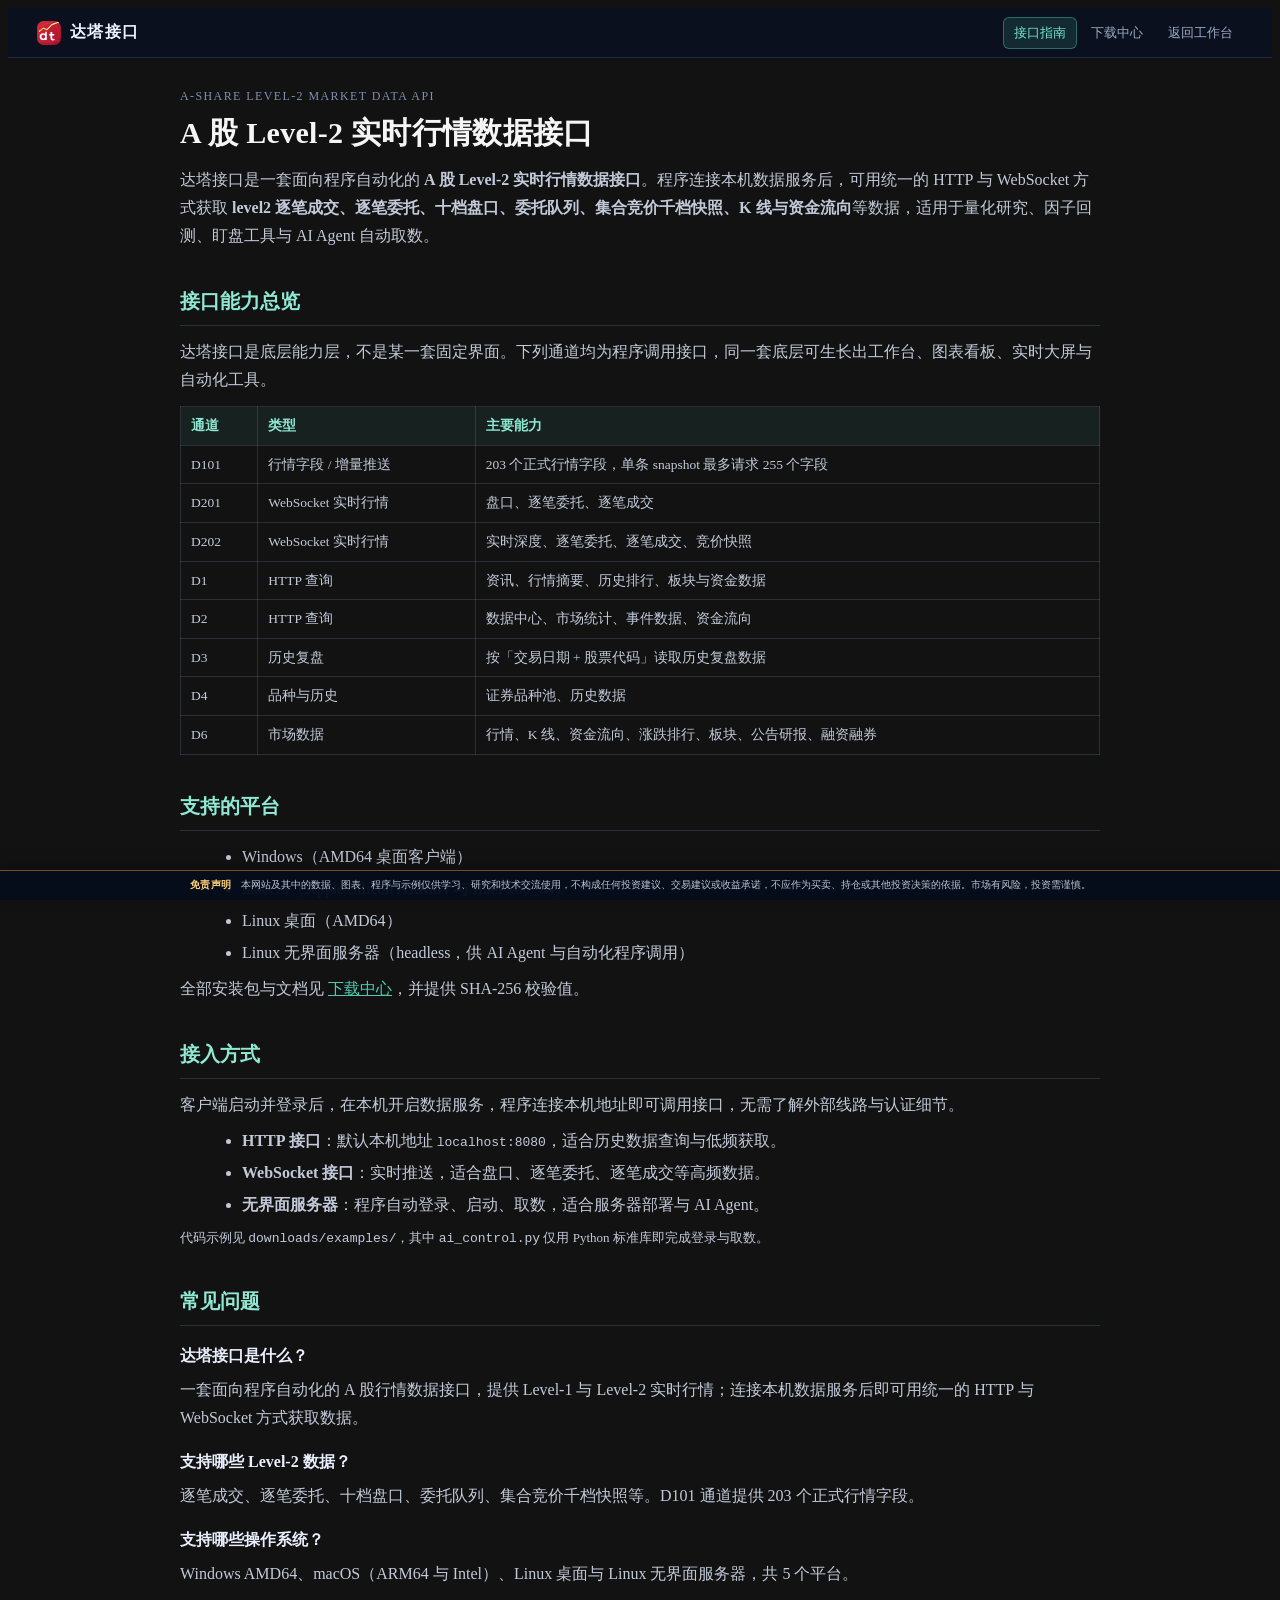
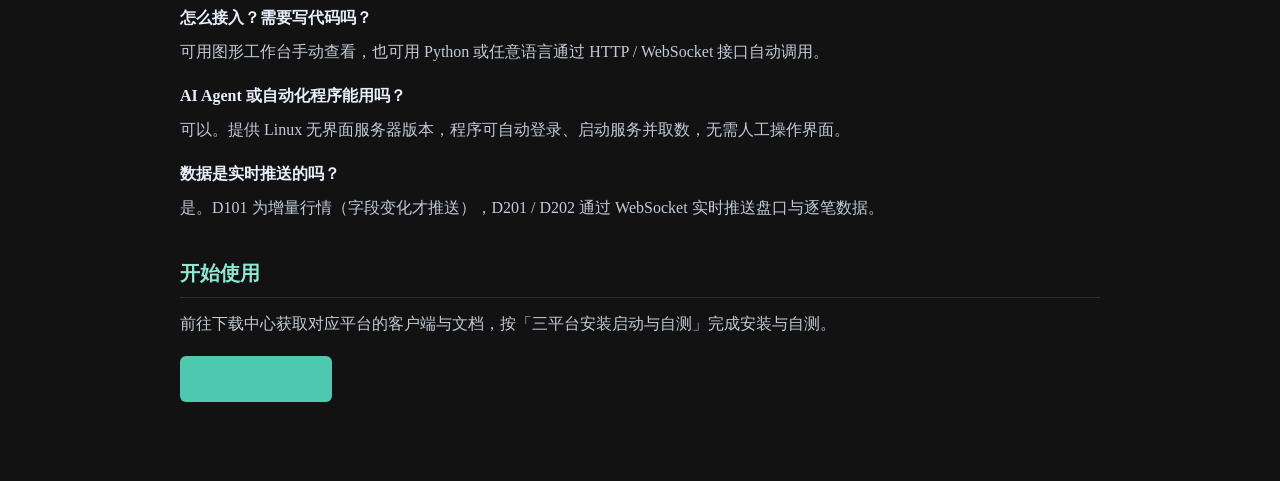
<file: guide.html>
<!doctype html>
<html lang="zh-CN">
<head>
<meta charset="utf-8">
<meta name="viewport" content="width=device-width, initial-scale=1">
<meta name="theme-color" content="#0b1120">
<title>接口指南 | A股 Level-2 实时行情数据接口 | 达塔接口</title>
<meta name="description" content="达塔接口提供 A 股 Level-2 实时行情数据接口：level2 逐笔成交、逐笔委托、十档盘口、委托队列、集合竞价快照、K 线与资金流向。本地 HTTP + WebSocket 接口，支持 Windows / macOS / Linux 与无界面服务器，可供量化研究与 AI Agent 程序自动调用。">
<meta name="keywords" content="A股level2,level2实时行情,L2行情数据接口,逐笔成交,逐笔委托,十档盘口,委托队列,集合竞价快照,行情数据接口">
<link rel="canonical" href="https://zzhahn.github.io/a_stock_level2_data/guide.html">
<link rel="icon" href="favicon.svg?v=73" type="image/svg+xml">
<link rel="stylesheet" href="assets/css/design-tokens.css?v=20260902-download-4">
<link rel="stylesheet" href="assets/css/site-shell.css?v=20260902-download-4">
<link rel="stylesheet" href="assets/css/download.css?v=20260902-download-6">
<link rel="stylesheet" href="assets/css/disclaimer.css?v=20260907-disclaimer-1">
<style>
  .guide-main{max-width:960px;margin:0 auto;padding:28px 20px 72px;line-height:1.75}
  .guide-main h1{font-size:30px;line-height:1.3;margin:6px 0 14px;color:#f5f5f5;letter-spacing:.3px}
  .guide-main h2{font-size:20px;margin:34px 0 12px;padding-bottom:6px;border-bottom:1px solid rgba(120,150,200,.22);color:#8ee8d2}
  .guide-main h3{font-size:15px;margin:18px 0 6px;color:#e0e0e0}
  .guide-eyebrow{font-size:12px;letter-spacing:1.4px;color:#7f8fb0;text-transform:uppercase}
  .guide-lead{font-size:16px;color:#cfd6e6}
  .guide-main p{margin:8px 0;color:#c2cad9}
  .guide-main ul{margin:8px 0 8px 22px;color:#c2cad9}
  .guide-main li{margin:4px 0}
  .guide-main a{color:#4EC9B0}
  .guide-table{width:100%;border-collapse:collapse;margin:12px 0;font-size:13.5px}
  .guide-table th,.guide-table td{border:1px solid rgba(120,150,200,.22);padding:7px 10px;text-align:left;color:#c2cad9}
  .guide-table th{background:rgba(78,201,176,.08);color:#8ee8d2;font-weight:600}
  .guide-faq dt{font-weight:600;color:#e8eefc;margin-top:16px}
  .guide-faq dd{margin:6px 0 0;color:#c2cad9}
  .guide-cta{display:inline-block;margin-top:10px;padding:9px 18px;border-radius:6px;background:#4EC9B0;color:#10202b;font-weight:700;text-decoration:none}
  .guide-note{font-size:13px;color:#8f9ab3}
</style>
<script type="application/ld+json">
{
  "@context": "https://schema.org",
  "@graph": [
    {
      "@type": "Organization",
      "name": "达塔接口",
      "url": "https://zzhahn.github.io/a_stock_level2_data/",
      "description": "面向程序自动化的 A 股行情数据接口，提供 Level-1 / Level-2 实时行情、逐笔成交、逐笔委托、盘口与历史数据。"
    },
    {
      "@type": "SoftwareApplication",
      "name": "达塔接口 · A股 Level-2 实时行情数据接口",
      "applicationCategory": "FinanceApplication",
      "operatingSystem": "Windows, macOS, Linux",
      "description": "A 股 Level-2 实时行情数据接口：逐笔成交、逐笔委托、十档盘口、委托队列、集合竞价快照、K 线与资金流向。本地 HTTP + WebSocket 接口，支持无界面服务器模式供 AI Agent 调用。",
      "url": "https://zzhahn.github.io/a_stock_level2_data/guide.html"
    },
    {
      "@type": "FAQPage",
      "mainEntity": [
        {"@type":"Question","name":"达塔接口是什么？","acceptedAnswer":{"@type":"Answer","text":"达塔接口是一套面向程序自动化的 A 股行情数据接口，提供 Level-1 与 Level-2 实时行情。程序连接本机数据服务后，可用统一的 HTTP 与 WebSocket 方式获取逐笔成交、逐笔委托、十档盘口、集合竞价快照、K 线与资金流向等数据。"}},
        {"@type":"Question","name":"支持哪些 Level-2 数据？","acceptedAnswer":{"@type":"Answer","text":"Level-2 覆盖逐笔成交、逐笔委托、十档盘口、委托队列、集合竞价千档快照等。D101 通道提供 203 个正式行情字段，单条 snapshot 最多可请求 255 个字段。"}},
        {"@type":"Question","name":"支持哪些操作系统？","acceptedAnswer":{"@type":"Answer","text":"支持 Windows AMD64、macOS（Apple Silicon ARM64 与 Intel x86_64）、Linux 桌面 AMD64，以及 Linux 无界面服务器版，共 5 个平台。"}},
        {"@type":"Question","name":"怎么接入？需要写代码吗？","acceptedAnswer":{"@type":"Answer","text":"程序连接本机数据服务即可，默认地址 localhost:8080（HTTP）与 9527（管理）。既可用图形工作台手动查看，也可用 Python 或任意语言通过 HTTP / WebSocket 接口自动调用。"}},
        {"@type":"Question","name":"AI Agent 或自动化程序能用吗？","acceptedAnswer":{"@type":"Answer","text":"可以。提供 Linux 无界面服务器版本，程序可自动登录、启动服务并取数，无需人工点界面。示例代码 ai_control.py 仅用 Python 标准库即可完成登录与取数。"}},
        {"@type":"Question","name":"有哪些接口通道？","acceptedAnswer":{"@type":"Answer","text":"包括 D1 资讯与行情摘要 HTTP 接口、D101 完整行情字段、D2 数据查询、D201 实时行情 WebSocket、D202 行情 WebSocket、D3 历史复盘、D4 证券品种与历史数据、D6 市场数据接口。"}},
        {"@type":"Question","name":"数据是实时推送的吗？","acceptedAnswer":{"@type":"Answer","text":"是。D101 为增量行情，字段变化才推送；D201 / D202 通过 WebSocket 实时推送盘口、逐笔委托与逐笔成交，适合实时监控与策略研究。"}}
      ]
    }
  ]
}
</script>
</head>
<body class="site-page site-page--content site-page--guide">
<div class="site-disclaimer" role="note" aria-label="免责声明"><span class="site-disclaimer-title">免责声明</span><span class="site-disclaimer-text">本网站及其中的数据、图表、程序与示例仅供学习、研究和技术交流使用，不构成任何投资建议、交易建议或收益承诺，不应作为买卖、持仓或其他投资决策的依据。市场有风险，投资需谨慎。</span></div>
<header class="download-topbar site-header">
  <a class="site-brand" href="index.html" aria-label="返回工作台">
    <img class="site-brand-mark" src="favicon.svg?v=73" alt="" aria-hidden="true">
    <span class="site-brand-name">达塔接口</span>
  </a>
  <nav class="site-nav" aria-label="页面导航">
    <a class="site-nav-link is-active" href="guide.html" aria-current="page">接口指南</a>
    <a class="site-nav-link" href="download.html">下载中心</a>
    <a class="site-nav-link" href="index.html">返回工作台</a>
  </nav>
</header>

<main class="guide-main">
  <div class="guide-eyebrow">A-SHARE LEVEL-2 MARKET DATA API</div>
  <h1>A 股 Level-2 实时行情数据接口</h1>
  <p class="guide-lead">达塔接口是一套面向程序自动化的 <strong>A 股 Level-2 实时行情数据接口</strong>。程序连接本机数据服务后，可用统一的 HTTP 与 WebSocket 方式获取 <strong>level2 逐笔成交、逐笔委托、十档盘口、委托队列、集合竞价千档快照、K 线与资金流向</strong>等数据，适用于量化研究、因子回测、盯盘工具与 AI Agent 自动取数。</p>

  <h2>接口能力总览</h2>
  <p>达塔接口是底层能力层，不是某一套固定界面。下列通道均为程序调用接口，同一套底层可生长出工作台、图表看板、实时大屏与自动化工具。</p>
  <table class="guide-table">
    <thead><tr><th>通道</th><th>类型</th><th>主要能力</th></tr></thead>
    <tbody>
      <tr><td>D101</td><td>行情字段 / 增量推送</td><td>203 个正式行情字段，单条 snapshot 最多请求 255 个字段</td></tr>
      <tr><td>D201</td><td>WebSocket 实时行情</td><td>盘口、逐笔委托、逐笔成交</td></tr>
      <tr><td>D202</td><td>WebSocket 实时行情</td><td>实时深度、逐笔委托、逐笔成交、竞价快照</td></tr>
      <tr><td>D1</td><td>HTTP 查询</td><td>资讯、行情摘要、历史排行、板块与资金数据</td></tr>
      <tr><td>D2</td><td>HTTP 查询</td><td>数据中心、市场统计、事件数据、资金流向</td></tr>
      <tr><td>D3</td><td>历史复盘</td><td>按「交易日期 + 股票代码」读取历史复盘数据</td></tr>
      <tr><td>D4</td><td>品种与历史</td><td>证券品种池、历史数据</td></tr>
      <tr><td>D6</td><td>市场数据</td><td>行情、K 线、资金流向、涨跌排行、板块、公告研报、融资融券</td></tr>
    </tbody>
  </table>

  <h2>支持的平台</h2>
  <ul>
    <li>Windows（AMD64 桌面客户端）</li>
    <li>macOS（Apple Silicon ARM64 与 Intel x86_64）</li>
    <li>Linux 桌面（AMD64）</li>
    <li>Linux 无界面服务器（headless，供 AI Agent 与自动化程序调用）</li>
  </ul>
  <p>全部安装包与文档见 <a href="download.html">下载中心</a>，并提供 SHA-256 校验值。</p>

  <h2>接入方式</h2>
  <p>客户端启动并登录后，在本机开启数据服务，程序连接本机地址即可调用接口，无需了解外部线路与认证细节。</p>
  <ul>
    <li><strong>HTTP 接口</strong>：默认本机地址 <code>localhost:8080</code>，适合历史数据查询与低频获取。</li>
    <li><strong>WebSocket 接口</strong>：实时推送，适合盘口、逐笔委托、逐笔成交等高频数据。</li>
    <li><strong>无界面服务器</strong>：程序自动登录、启动、取数，适合服务器部署与 AI Agent。</li>
  </ul>
  <p class="guide-note">代码示例见 <code>downloads/examples/</code>，其中 <code>ai_control.py</code> 仅用 Python 标准库即完成登录与取数。</p>

  <h2>常见问题</h2>
  <dl class="guide-faq">
    <dt>达塔接口是什么？</dt>
    <dd>一套面向程序自动化的 A 股行情数据接口，提供 Level-1 与 Level-2 实时行情；连接本机数据服务后即可用统一的 HTTP 与 WebSocket 方式获取数据。</dd>

    <dt>支持哪些 Level-2 数据？</dt>
    <dd>逐笔成交、逐笔委托、十档盘口、委托队列、集合竞价千档快照等。D101 通道提供 203 个正式行情字段。</dd>

    <dt>支持哪些操作系统？</dt>
    <dd>Windows AMD64、macOS（ARM64 与 Intel）、Linux 桌面与 Linux 无界面服务器，共 5 个平台。</dd>

    <dt>怎么接入？需要写代码吗？</dt>
    <dd>可用图形工作台手动查看，也可用 Python 或任意语言通过 HTTP / WebSocket 接口自动调用。</dd>

    <dt>AI Agent 或自动化程序能用吗？</dt>
    <dd>可以。提供 Linux 无界面服务器版本，程序可自动登录、启动服务并取数，无需人工操作界面。</dd>

    <dt>数据是实时推送的吗？</dt>
    <dd>是。D101 为增量行情（字段变化才推送），D201 / D202 通过 WebSocket 实时推送盘口与逐笔数据。</dd>
  </dl>

  <h2>开始使用</h2>
  <p>前往下载中心获取对应平台的客户端与文档，按「三平台安装启动与自测」完成安装与自测。</p>
  <a class="guide-cta" href="download.html">前往下载中心 →</a>
</main>
</body>
</html>
</file>
<file: assets/css/disclaimer.css>
/* ── 全站免责声明 ────────────────────────────────────────────────────── */
.site-disclaimer{position:fixed;left:0;right:0;bottom:0;z-index:9000;display:flex;align-items:center;justify-content:center;gap:9px;min-height:30px;padding:6px 16px;border-top:1px solid rgba(245,150,20,.48);background:rgba(7,14,28,.96);box-shadow:0 -5px 18px rgba(0,0,0,.2);color:#b9c4d7;font:10px/1.45 "Microsoft YaHei",Arial,sans-serif;text-align:center}
.site-disclaimer-title{flex:0 0 auto;color:#ffd27a;font-weight:bold;letter-spacing:.5px}
.site-disclaimer-text{max-width:1400px}
.site-disclaimer strong{color:#f7d898}
@media(max-width:560px){
  .site-disclaimer{display:block;padding:6px 10px;font-size:9px;line-height:1.5}
  .site-disclaimer-title{margin-right:5px}
}
</file>
<file: assets/css/design-tokens.css>
:root {
  color-scheme: dark;
  --ui-bg: #0b1120;
  --ui-bg-elevated: #111a2d;
  --ui-surface: #16233d;
  --ui-surface-soft: #121d35;
  --ui-surface-strong: #1b2b4b;
  --ui-border: #263752;
  --ui-border-soft: rgba(110, 168, 254, .18);
  --ui-text: #edf4ff;
  --ui-text-soft: #cbd8ea;
  --ui-muted: #9aabc4;
  --ui-faint: #71839e;
  --ui-brand: #d52b3d;
  --ui-brand-action: #e94560;
  --ui-brand-strong: #b40016;
  --ui-brand-soft: #ff9aa8;
  --ui-accent: #4ec9b0;
  --ui-accent-strong: #77e2ca;
  --ui-action: #6ea8fe;
  --ui-action-strong: #89b9ff;
  --ui-success: #42d392;
  --ui-warning: #f0b45b;
  --ui-danger: #ff6b7a;
  --ui-market-buy: #ef536c;
  --ui-market-sell: #49c277;
  --ui-price: #ffd84d;
  --ui-chrome-bg: #0b1120;
  --ui-chrome-surface: #16233d;
  --ui-chrome-border: rgba(110, 168, 254, .18);
  --ui-chrome-text: #edf4ff;
  --ui-chrome-muted: #9aabc4;
  --ui-chrome-accent: #77e2ca;
  --ui-shadow: 0 18px 48px rgba(0, 0, 0, .24);
  --ui-shadow-strong: 0 24px 70px rgba(0, 0, 0, .38);
  --ui-radius-sm: 6px;
  --ui-radius-md: 10px;
  --ui-radius-lg: 14px;
  --ui-font-ui: -apple-system, BlinkMacSystemFont, "Segoe UI", "Microsoft YaHei", sans-serif;
  --ui-font-mono: ui-monospace, SFMono-Regular, Consolas, "Liberation Mono", monospace;
}

:root[data-theme="light"] {
  color-scheme: light;
  --ui-bg: #f5f7fb;
  --ui-bg-elevated: #ffffff;
  --ui-surface: #ffffff;
  --ui-surface-soft: #f0f4fa;
  --ui-surface-strong: #e7edf7;
  --ui-border: #d6dfed;
  --ui-border-soft: rgba(45, 88, 145, .18);
  --ui-text: #17253d;
  --ui-text-soft: #31445f;
  --ui-muted: #60718a;
  --ui-faint: #8392a8;
  --ui-brand: #c51f35;
  --ui-brand-action: #d8334b;
  --ui-brand-strong: #9f1428;
  --ui-brand-soft: #ee7183;
  --ui-accent: #087f70;
  --ui-accent-strong: #0a9c88;
  --ui-action: #2869c7;
  --ui-action-strong: #1b58b2;
  --ui-success: #198754;
  --ui-warning: #a96a00;
  --ui-danger: #c53043;
  --ui-market-buy: #c53043;
  --ui-market-sell: #16824e;
  --ui-price: #a96a00;
  --ui-shadow: 0 14px 36px rgba(31, 54, 87, .12);
  --ui-shadow-strong: 0 24px 70px rgba(31, 54, 87, .18);
}
</file>
<file: assets/css/site-shell.css>
.site-header {
  display: flex;
  align-items: center;
  justify-content: space-between;
  gap: 20px;
  min-height: 56px;
  padding: 0 clamp(16px, 4vw, 30px);
  color: var(--ui-chrome-text);
  background: rgba(11, 17, 32, .92);
  border-bottom: 1px solid var(--ui-chrome-border);
  backdrop-filter: blur(16px);
}

.site-header--app,
.site-header--compact {
  justify-content: flex-start;
  gap: 10px;
  min-height: 40px;
  padding: 0 14px;
  background: var(--ui-chrome-surface);
  border-bottom-color: var(--ui-border);
  backdrop-filter: none;
}

.site-brand {
  display: inline-flex;
  align-items: center;
  gap: 9px;
  flex: 0 0 auto;
  color: var(--ui-chrome-text);
  font-weight: 700;
  letter-spacing: .08em;
  text-decoration: none;
  white-space: nowrap;
}

.site-brand-mark {
  display: block;
  width: 29px;
  height: 29px;
  object-fit: contain;
  border-radius: 8px;
}

.site-brand-name {
  color: var(--ui-chrome-text);
}

.site-nav {
  display: flex;
  align-items: center;
  gap: 5px;
  min-width: 0;
}

.site-nav a.site-nav-link {
  display: inline-flex;
  align-items: center;
  min-height: 32px;
  padding: 5px 10px;
  color: var(--ui-chrome-muted);
  border: 1px solid transparent;
  border-radius: var(--ui-radius-sm);
  font: 13px/1.2 var(--ui-font-ui);
  text-decoration: none;
  white-space: nowrap;
  transition: color .18s ease, background .18s ease, border-color .18s ease;
}

.site-nav a.site-nav-link:hover,
.site-nav a.site-nav-link:focus-visible {
  color: var(--ui-chrome-accent);
  background: rgba(78, 201, 176, .1);
  border-color: rgba(78, 201, 176, .32);
  outline: none;
}

.site-nav a.site-nav-link.is-active {
  color: var(--ui-chrome-accent);
  background: rgba(78, 201, 176, .14);
  border-color: rgba(78, 201, 176, .42);
}

.site-header-link {
  color: var(--ui-action-strong);
  font-size: 12px;
  text-decoration: none;
}

.site-header-link:hover,
.site-header-link:focus-visible {
  color: var(--ui-accent-strong);
  outline: none;
}

.site-footer {
  color: var(--ui-faint);
  border-top: 1px solid var(--ui-border-soft);
  font: 12px/1.5 var(--ui-font-ui);
  text-align: center;
}

@media (max-width: 800px) {
  .site-header:not(.site-header--app):not(.site-header--compact) {
    align-items: flex-start;
    flex-direction: column;
    gap: 4px;
    min-height: 74px;
    padding: 10px 14px 7px;
  }

  .site-header:not(.site-header--app):not(.site-header--compact) .site-nav {
    width: 100%;
    overflow-x: auto;
    scrollbar-width: thin;
  }

  .site-header:not(.site-header--app):not(.site-header--compact) .site-nav a.site-nav-link {
    display: inline-flex !important;
    flex: 0 0 auto;
    min-height: 28px;
    padding: 4px 8px;
    font-size: 11px;
  }
}
</file>
<file: assets/css/workbench-theme.css>
/* 工作台与实时看板共用深色基底；数据方向色仍由页面语义单独控制。 */
body.site-page--workbench {
  background: var(--ui-bg);
  color: var(--ui-text);
  font-family: var(--ui-font-ui);
}

body.site-page--workbench .admin-bar {
  position: relative;
  z-index: 1000;
  flex-wrap: nowrap;
  overflow-x: auto;
  overflow-y: hidden;
  background: var(--ui-surface);
  border-bottom: 1px solid var(--ui-border);
}

/* 顶部横向滚动容器不能裁掉下载、帮助等跨出工具栏的浮层。 */
body.site-page--workbench .admin-popover {
  position: fixed !important;
  top: var(--admin-popover-top, 40px) !important;
  left: var(--admin-popover-left, 8px) !important;
  right: auto !important;
  z-index: 2000 !important;
  box-sizing: border-box;
  max-width: calc(100vw - 16px);
  max-height: calc(100vh - 16px);
  overflow: auto;
}

body.site-page--workbench .admin-bar > * {
  flex-shrink: 0;
}

body.site-page--workbench #adminBar > span[style*="flex:1"] {
  flex: 0 0 8px !important;
}

body.site-page--workbench .brand-text {
  background: none;
  color: var(--ui-brand-soft);
  -webkit-text-fill-color: var(--ui-brand-soft);
}

body.site-page--workbench .app-nav-link {
  flex: 0 0 auto;
  min-height: 28px;
  padding: 5px 8px;
  border: 1px solid rgba(78, 201, 176, .34);
  border-radius: var(--ui-radius-sm);
  color: var(--ui-accent-strong);
  font: 11px/1.2 var(--ui-font-ui);
}

body.site-page--workbench .app-nav-link:hover,
body.site-page--workbench .app-nav-link:focus-visible {
  background: rgba(78, 201, 176, .12);
  border-color: var(--ui-accent);
  color: #c7fff2;
  outline: none;
}

body.site-page--workbench .admin-bar input {
  background: var(--ui-surface-soft);
  border-color: var(--ui-border);
  color: var(--ui-text);
  border-radius: var(--ui-radius-sm);
}

body.site-page--workbench .admin-bar input:focus,
body.site-page--workbench .search-box input:focus {
  border-color: var(--ui-accent);
}

body.site-page--workbench .admin-bar .btn {
  min-height: 28px;
  border: 1px solid transparent;
  border-radius: var(--ui-radius-sm);
}

body.site-page--workbench .admin-bar .btn-auth {
  background: var(--ui-action);
  border-color: var(--ui-action);
}

body.site-page--workbench .admin-bar .btn-out,
body.site-page--workbench .admin-bar .btn-stop {
  background: rgba(255, 107, 122, .18);
  border-color: rgba(255, 107, 122, .45);
  color: #ffd9de;
}

body.site-page--workbench .admin-bar .btn-card {
  background: rgba(240, 180, 91, .2);
  border-color: rgba(240, 180, 91, .46);
  color: #ffd991;
}

body.site-page--workbench .admin-bar .btn-start {
  background: rgba(66, 211, 146, .18);
  border-color: rgba(66, 211, 146, .46);
  color: #a9f2ce;
}

body.site-page--workbench .admin-bar .btn-exit,
body.site-page--workbench .admin-bar #btnAutostart,
body.site-page--workbench .admin-bar #btnOpenWeb {
  background: var(--ui-surface-soft);
  border: 1px solid var(--ui-border);
  color: var(--ui-muted);
}

/* 顶部操作栏沿用旧版工作区的高识别度配色，主体工作区继续使用新版主题。 */
body.site-page--workbench .admin-bar {
  background: #0f3460;
  border-bottom-color: #0f3460;
}

body.site-page--workbench .admin-bar .sep {
  background: #1a1a3e;
}

body.site-page--workbench .admin-bar input {
  background: #1a1a2e;
  border-color: #1a1a3e;
  color: #e0e0e0;
  border-radius: 3px;
}

body.site-page--workbench .admin-bar input:focus {
  border-color: #e94560;
}

body.site-page--workbench .admin-bar .btn {
  border-color: transparent;
  border-radius: 3px;
  color: #fff;
}

body.site-page--workbench .admin-bar .btn-auth {
  background: #3377eb;
  border-color: transparent;
}

body.site-page--workbench .admin-bar .btn-out,
body.site-page--workbench .admin-bar .btn-stop {
  background: #e53935;
  border-color: transparent;
  color: #fff;
}

body.site-page--workbench .admin-bar .btn-card {
  background: #f59614;
  border-color: transparent;
  color: #fff;
}

body.site-page--workbench .admin-bar .btn-start {
  background: #38a141;
  border-color: transparent;
  color: #fff;
}

body.site-page--workbench .admin-bar .btn-exit,
body.site-page--workbench .admin-bar #btnExpire,
body.site-page--workbench .admin-bar #btnAutostart,
body.site-page--workbench .admin-bar #btnOpenWeb {
  background: #444;
  border-color: transparent;
  color: #888;
}

body.site-page--workbench .sidebar {
  background: var(--ui-bg-elevated);
  border-right-color: var(--ui-border);
}

body.site-page--workbench .sidebar-header,
body.site-page--workbench .api-bar,
body.site-page--workbench .market-editor-head,
body.site-page--workbench .market-response-head,
body.site-page--workbench .sample-header,
body.site-page--workbench .market-category-title {
  background: var(--ui-surface);
  border-color: var(--ui-border);
}

body.site-page--workbench .sidebar-header,
body.site-page--workbench .market-editor-head,
body.site-page--workbench .market-response-head,
body.site-page--workbench .sample-header {
  color: var(--ui-accent-strong);
}

body.site-page--workbench .search-box {
  border-bottom-color: var(--ui-border);
}

body.site-page--workbench .search-box input,
body.site-page--workbench .market-connection-row input,
body.site-page--workbench .market-editor-scroll td input,
body.site-page--workbench .market-editor-scroll td select,
body.site-page--workbench .market-body textarea {
  background: var(--ui-surface-soft);
  border-color: var(--ui-border);
  color: var(--ui-text);
}

body.site-page--workbench .product-nav-button,
body.site-page--workbench .market-nav-button,
body.site-page--workbench .market-all-button {
  background: linear-gradient(90deg, rgba(110, 168, 254, .82), var(--ui-surface-soft)) !important;
}

body.site-page--workbench .product-nav-button.product-active,
body.site-page--workbench .product-nav-button.market-active,
body.site-page--workbench .market-nav-button.market-active,
body.site-page--workbench .market-all-button.product-active {
  background: linear-gradient(90deg, var(--ui-brand-action), #79273b) !important;
}

body.site-page--workbench .product-push {
  background: linear-gradient(90deg, rgba(78, 201, 176, .26), var(--ui-surface)) !important;
  border-color: rgba(78, 201, 176, .42);
}

body.site-page--workbench .product-nav-category-grid,
body.site-page--workbench .market-layout,
body.site-page--workbench .market-view {
  background: var(--ui-bg);
}

body.site-page--workbench .market-editor,
body.site-page--workbench .market-response,
body.site-page--workbench .market-connection-row,
body.site-page--workbench .market-description,
body.site-page--workbench .market-body,
body.site-page--workbench .market-actions,
body.site-page--workbench .market-info,
body.site-page--workbench .sample-body {
  background: var(--ui-bg-elevated);
  border-color: var(--ui-border);
}

body.site-page--workbench .api-bar .api-name,
body.site-page--workbench .market-editor-scroll th,
body.site-page--workbench .market-editor-scroll .ws-section-row th {
  color: var(--ui-accent-strong);
}

body.site-page--workbench .api-bar .api-path,
body.site-page--workbench .market-connection-label,
body.site-page--workbench .market-connection-label code,
body.site-page--workbench .market-editor-scroll th code,
body.site-page--workbench .market-info code,
body.site-page--workbench .market-response-tip code {
  color: var(--ui-accent-strong);
}

body.site-page--workbench .api-bar .stat {
  background: var(--ui-surface);
}

body.site-page--workbench .api-bar .stat b,
body.site-page--workbench .market-status.bad,
body.site-page--workbench .market-response pre.error {
  color: var(--ui-danger);
}

body.site-page--workbench .market-status.ok {
  color: var(--ui-success);
}

body.site-page--workbench .market-btn.primary {
  background: var(--ui-action);
}

body.site-page--workbench .market-btn.green,
body.site-page--workbench .btn-send {
  background: var(--ui-brand-action);
}

body.site-page--workbench .market-response pre,
body.site-page--workbench .sample-body {
  color: var(--ui-text-soft);
}

body.site-page--workbench .method-gallery {
  background: linear-gradient(145deg, var(--ui-surface) 0%, var(--ui-bg-elevated) 58%, var(--ui-bg) 100%);
  border-left-color: rgba(78, 201, 176, .42);
}

body.site-page--workbench .method-gallery-head,
body.site-page--workbench .method-gallery-toolbar {
  border-color: var(--ui-border);
}

body.site-page--workbench .method-gallery-head {
  background: radial-gradient(circle at 82% 0%, rgba(110, 168, 254, .2), transparent 34%), var(--ui-surface);
}

body.site-page--workbench .method-card {
  background: linear-gradient(145deg, var(--ui-surface-strong), var(--ui-surface-soft));
  border-color: rgba(128, 154, 198, .42);
}

body.site-page--workbench .method-card:hover {
  border-color: var(--ui-accent);
}

/* L2 看板保留数据密度，只统一基底、控件、分栏和表头。 */
body.site-page--dense {
  background: var(--ui-bg);
  color: var(--ui-text-soft);
  font-family: var(--ui-font-mono);
}

body.site-page--dense .topbar {
  min-height: 40px;
  padding: 6px 14px;
  background: var(--ui-surface);
  border-bottom-color: var(--ui-border);
}

body.site-page--dense .topbar input {
  background: var(--ui-surface-soft);
  border-color: var(--ui-border);
  border-radius: var(--ui-radius-sm);
  color: var(--ui-text);
}

body.site-page--dense .topbar button {
  padding: 5px 11px;
  background: rgba(66, 211, 146, .16);
  border: 1px solid rgba(66, 211, 146, .42);
  border-radius: var(--ui-radius-sm);
  color: #a9f2ce;
}

body.site-page--dense .topbar button.off {
  background: rgba(255, 107, 122, .16);
  border-color: rgba(255, 107, 122, .42);
  color: #ffd9de;
}

body.site-page--dense .topbar button.subbed {
  background: rgba(110, 168, 254, .18);
  border-color: rgba(110, 168, 254, .48);
  color: var(--ui-action-strong);
}

body.site-page--dense .main {
  height: calc(100vh - 40px);
}

body.site-page--dense .col {
  padding: 8px;
  border-right-color: var(--ui-border);
}

body.site-page--dense .col h3 {
  margin-bottom: 6px;
  padding: 5px 7px;
  background: var(--ui-surface);
  border: 1px solid var(--ui-border);
  border-radius: var(--ui-radius-sm);
  color: var(--ui-accent-strong);
}

body.site-page--dense .hq-row,
body.site-page--dense .sp-summary {
  background: var(--ui-surface);
}

body.site-page--dense .hq-row:hover {
  background: var(--ui-surface-strong);
}

body.site-page--dense .hq-row.hq-hdr,
body.site-page--dense .sp-item.sp-hdr,
body.site-page--dense .flow-table th {
  background: var(--ui-surface-soft);
}

body.site-page--dense .sp-item {
  border-bottom-color: var(--ui-border);
}

body.site-page--dense .flow-table td {
  border-bottom-color: rgba(38, 55, 82, .72);
}

body.site-page--dense .hq-row .price.buy,
body.site-page--dense .sp-buy .v,
body.site-page--dense .sp-buy .a,
body.site-page--dense .flow-table .buy,
body.site-page--dense .flow-table .px.buy,
body.site-page--dense .flow-table .t-buy {
  color: var(--ui-market-buy);
}

body.site-page--dense .hq-row .price.sell,
body.site-page--dense .sp-sell .v,
body.site-page--dense .sp-sell .a,
body.site-page--dense .flow-table .sell,
body.site-page--dense .flow-table .px.sell,
body.site-page--dense .flow-table .t-sell {
  color: var(--ui-market-sell);
}

.dense-site-brand {
  display: inline-flex;
  align-items: center;
  gap: 6px;
  flex: 0 0 auto;
  color: var(--ui-chrome-text);
  font: 700 12px/1 var(--ui-font-ui);
  letter-spacing: .04em;
  text-decoration: none;
  white-space: nowrap;
}

.dense-site-brand img {
  display: block;
  width: 22px;
  height: 22px;
  border-radius: 6px;
}

.dense-site-brand:hover,
.dense-site-brand:focus-visible {
  color: var(--ui-chrome-accent);
  outline: none;
}

.dense-topbar-divider {
  width: 1px;
  height: 20px;
  flex: 0 0 1px;
  background: var(--ui-border);
}

.dense-brand-code {
  color: var(--ui-brand-soft);
  font: 700 13px/1 var(--ui-font-mono);
  letter-spacing: .04em;
}

.dense-brand-name {
  color: var(--ui-text);
  font: 12px/1 var(--ui-font-ui);
}

.dense-doc-link {
  margin-right: 8px;
  color: var(--ui-action-strong);
  font: 11px/1 var(--ui-font-ui);
  text-decoration: none;
}

.dense-doc-link:hover,
.dense-doc-link:focus-visible {
  color: var(--ui-accent-strong);
  outline: none;
}

@media (max-width: 820px) {
  body.site-page--dense .topbar {
    flex-wrap: nowrap;
    overflow-x: auto;
    overflow-y: hidden;
  }

  body.site-page--dense .topbar > * {
    flex-shrink: 0;
  }

  body.site-page--dense .main {
    overflow: auto;
  }

  body.site-page--dense .col {
    flex-shrink: 0;
  }
}

@media (max-width: 560px) {
  body.site-page--workbench .api-bar {
    flex-wrap: wrap;
    align-items: center;
    padding: 5px 8px;
  }

  body.site-page--workbench .api-bar .api-name {
    flex: 1 1 auto;
    min-width: 0;
    white-space: nowrap;
  }

  body.site-page--workbench .api-bar .stats {
    display: grid;
    grid-template-columns: repeat(auto-fit, minmax(34px, 1fr));
    flex: 1 1 100%;
    justify-content: stretch;
    width: 100%;
    margin-left: 0;
  }

  body.site-page--workbench .api-bar .stat {
    min-width: 0;
    padding: 1px 2px;
    font-size: 8px;
    line-height: 1.25;
    text-align: center;
    white-space: nowrap;
  }

  body.site-page--workbench .api-bar .stat b {
    display: block;
    font-size: 9px;
  }
}
</file>
<file: assets/css/download.css>
*,
*::before,
*::after {
  box-sizing: border-box;
}

html {
  scroll-behavior: smooth;
}

body.site-page--download {
  min-width: 320px;
  height: 100vh;
  margin: 0;
  overflow: hidden;
  color: var(--ui-text);
  background:
    radial-gradient(circle at 12% 0%, rgba(78, 201, 176, .1), transparent 32rem),
    radial-gradient(circle at 88% 5%, rgba(110, 168, 254, .1), transparent 28rem),
    var(--ui-bg);
  font: 14px/1.4 var(--ui-font-ui);
}

.download-topbar {
  position: sticky;
  top: 0;
  z-index: 20;
  min-height: 50px;
  padding: 0 clamp(14px, 3vw, 28px);
}

.download-topbar .site-brand {
  gap: 8px;
}

.download-topbar .site-brand-mark {
  width: 26px;
  height: 26px;
}

.download-topbar .site-nav {
  margin-left: auto;
  gap: 3px;
}

.download-topbar .site-nav-link {
  min-height: 29px;
  padding: 4px 8px;
  font-size: 13px;
}

.download-main {
  display: flex;
  flex-direction: column;
  width: min(1280px, calc(100% - 28px));
  height: calc(100vh - 50px);
  margin: 0 auto;
  padding: 12px 0 10px;
  overflow: hidden;
}

.download-head {
  display: flex;
  align-items: center;
  justify-content: space-between;
  gap: 16px;
  flex: 0 0 auto;
  padding: 12px 16px;
  background: linear-gradient(135deg, rgba(22, 35, 61, .96), rgba(17, 26, 45, .9));
  border: 1px solid var(--ui-border);
  border-radius: 11px;
  box-shadow: var(--ui-shadow);
}

.download-eyebrow {
  color: var(--ui-accent);
  font: 700 9px/1.2 var(--ui-font-mono);
  letter-spacing: .14em;
  text-transform: uppercase;
}

.download-head h1 {
  display: inline-block;
  margin: 4px 10px 0 0;
  color: var(--ui-text);
  font-size: clamp(26px, 3vw, 34px);
  letter-spacing: -.04em;
  line-height: 1.1;
}

.download-head p {
  display: inline;
  color: var(--ui-muted);
  font-size: 13px;
}

.download-stats {
  display: flex;
  flex: 0 0 auto;
  gap: 6px;
}

.download-stat {
  --stat-color: var(--ui-accent);
  --stat-strong: var(--ui-accent-strong);
  --stat-wash: rgba(78, 201, 176, .07);
  --stat-border: rgba(78, 201, 176, .2);
  min-width: 62px;
  padding: 6px 8px;
  background: var(--stat-wash);
  border: 1px solid var(--stat-border);
  border-top: 2px solid var(--stat-color);
  border-radius: 7px;
  text-align: center;
}

.download-stat:nth-child(2) {
  --stat-color: #6ea8fe;
  --stat-strong: #a9c9ff;
  --stat-wash: rgba(110, 168, 254, .07);
  --stat-border: rgba(110, 168, 254, .2);
}

.download-stat:nth-child(3) {
  --stat-color: #f0b45b;
  --stat-strong: #ffd28b;
  --stat-wash: rgba(240, 180, 91, .07);
  --stat-border: rgba(240, 180, 91, .2);
}

.download-stat strong {
  display: block;
  color: var(--stat-strong);
  font: 700 20px/1 var(--ui-font-mono);
}

.download-stat span {
  display: block;
  margin-top: 3px;
  color: var(--ui-muted);
  font-size: 11px;
  white-space: nowrap;
}

.download-toolbar {
  display: flex;
  align-items: center;
  justify-content: space-between;
  gap: 10px;
  flex: 0 0 auto;
  min-height: 35px;
  margin-top: 8px;
  padding: 4px 8px;
  background: rgba(17, 26, 45, .72);
  border: 1px solid var(--ui-border);
  border-radius: 8px;
}

.download-filters {
  display: flex;
  align-items: center;
  gap: 4px;
}

.download-filter {
  min-height: 25px;
  padding: 3px 8px;
  color: var(--ui-muted);
  background: transparent;
  border: 1px solid transparent;
  border-radius: 5px;
  font: 13px/1.2 var(--ui-font-ui);
  cursor: pointer;
}

.download-filter span {
  margin-left: 2px;
  color: var(--ui-faint);
  font: 11px/1 var(--ui-font-mono);
}

.download-filter:hover,
.download-filter:focus-visible,
.download-filter.is-active {
  color: var(--ui-accent-strong);
  background: rgba(78, 201, 176, .1);
  border-color: rgba(78, 201, 176, .34);
  outline: none;
}

.download-filter.is-active span {
  color: var(--ui-accent);
}

.download-verify {
  display: flex;
  align-items: center;
  gap: 6px;
  min-width: 0;
  color: var(--ui-muted);
  font-size: 12px;
  white-space: nowrap;
}

.download-verify code {
  max-width: 230px;
  overflow: hidden;
  padding: 2px 5px;
  color: var(--ui-text-soft);
  background: rgba(11, 17, 32, .7);
  border: 1px solid var(--ui-border-soft);
  border-radius: 4px;
  font: 11px/1.3 var(--ui-font-mono);
  text-overflow: ellipsis;
}

.download-verify a {
  margin-left: 4px;
  color: var(--ui-accent-strong);
  font-weight: 700;
  text-decoration: none;
}

.download-verify a:hover,
.download-verify a:focus-visible {
  color: var(--ui-text);
  outline: none;
}

.download-resource-area {
  display: flex;
  flex: 1 1 auto;
  flex-direction: column;
  min-height: 0;
  margin-top: 9px;
}

.download-resource-grid {
  display: grid;
  grid-template-columns: repeat(2, minmax(0, 1fr));
  align-content: start;
  grid-auto-rows: minmax(64px, auto);
  gap: 6px 8px;
  overflow: hidden;
}

.download-resource {
  --resource-color: var(--ui-accent);
  --resource-strong: var(--ui-accent-strong);
  --resource-wash: rgba(78, 201, 176, .07);
  --resource-border: rgba(78, 201, 176, .25);
  position: relative;
  isolation: isolate;
  display: grid;
  grid-template-columns: 82px minmax(0, 1fr) 51px;
  align-items: center;
  gap: 8px;
  min-width: 0;
  min-height: 51px;
  padding: 6px 9px;
  overflow: hidden;
  background: linear-gradient(112deg, var(--resource-wash), rgba(17, 26, 45, .84) 62%);
  border: 1px solid var(--resource-border);
  border-radius: 8px;
  box-shadow: inset 0 1px 0 rgba(255, 255, 255, .025);
  transition: border-color .16s ease, background .16s ease, transform .16s ease;
}

.download-resource::after {
  position: absolute;
  top: -28px;
  right: -20px;
  z-index: -1;
  width: 86px;
  height: 86px;
  background: radial-gradient(circle, var(--resource-wash), transparent 68%);
  content: "";
  pointer-events: none;
}

.download-resource:hover {
  background: linear-gradient(112deg, var(--resource-wash), rgba(22, 35, 61, .94) 62%);
  border-color: var(--resource-strong);
  transform: translateY(-1px);
}

.download-resource[data-group="program"] {
  --resource-color: #4ec9b0;
  --resource-strong: #77e2ca;
  --resource-wash: rgba(78, 201, 176, .1);
  --resource-border: rgba(78, 201, 176, .28);
  border-left: 2px solid var(--resource-color);
}

.download-resource[data-group="docs"] {
  --resource-color: #6ea8fe;
  --resource-strong: #a9c9ff;
  --resource-wash: rgba(110, 168, 254, .1);
  --resource-border: rgba(110, 168, 254, .28);
  border-left: 2px solid var(--resource-color);
}

.download-resource[data-group="examples"] {
  --resource-color: #f0b45b;
  --resource-strong: #ffd28b;
  --resource-wash: rgba(240, 180, 91, .1);
  --resource-border: rgba(240, 180, 91, .28);
  border-left: 2px solid var(--resource-color);
}

.download-resource[hidden] {
  display: none;
}

.resource-type {
  position: relative;
  min-width: 0;
  padding-left: 9px;
  color: var(--resource-strong);
  font-size: 14px;
  font-weight: 700;
  line-height: 1.2;
}

.resource-type::before {
  position: absolute;
  top: 3px;
  left: 0;
  width: 5px;
  height: 5px;
  background: var(--resource-color);
  border-radius: 50%;
  box-shadow: 0 0 0 3px var(--resource-wash);
  content: "";
}

.resource-type small {
  display: block;
  margin-top: 3px;
  overflow: hidden;
  color: var(--ui-faint);
  font-size: 11.5px;
  font-weight: 400;
  text-overflow: ellipsis;
  white-space: nowrap;
}

.resource-main {
  min-width: 0;
}

.resource-file {
  display: grid;
  grid-template-columns: minmax(0, 1fr) auto;
  align-items: baseline;
  gap: 7px;
  min-width: 0;
}

.resource-file code {
  min-width: 0;
  overflow: visible;
  color: var(--ui-text);
  font: 700 13px/1.25 var(--ui-font-mono);
  overflow-wrap: anywhere;
  text-overflow: clip;
  white-space: normal;
}

.resource-size {
  flex: 0 0 auto;
  padding: 1px 4px;
  color: var(--resource-strong);
  background: var(--resource-wash);
  border: 1px solid var(--resource-border);
  border-radius: 999px;
  font: 10px/1.2 var(--ui-font-mono);
  white-space: nowrap;
}

.resource-note {
  margin-top: 2px;
  color: var(--ui-faint);
  font-size: 11.5px;
  line-height: 1.2;
  overflow-wrap: anywhere;
  white-space: normal;
}

.resource-hash {
  display: flex;
  align-items: center;
  min-width: 0;
  gap: 5px;
  margin-top: 3px;
}

.resource-hash-label {
  flex: 0 0 auto;
  color: var(--resource-strong);
  font: 10px/1.2 var(--ui-font-ui);
}

.resource-hash code {
  min-width: 0;
  overflow-wrap: anywhere;
  color: var(--ui-text-soft);
  font: 9px/1.25 var(--ui-font-mono);
  letter-spacing: .01em;
}

.resource-copy {
  flex: 0 0 auto;
  padding: 2px 5px;
  color: var(--resource-strong);
  background: transparent;
  border: 1px solid var(--resource-border);
  border-radius: 4px;
  font: 11.5px/1.2 var(--ui-font-ui);
  cursor: pointer;
}

.resource-copy:hover,
.resource-copy:focus-visible,
.resource-copy.is-copied {
  color: var(--ui-text);
  background: var(--resource-wash);
  border-color: var(--resource-strong);
  outline: none;
}

.resource-download {
  display: inline-flex;
  align-items: center;
  justify-content: center;
  min-height: 26px;
  padding: 3px 7px;
  color: #071521;
  background: var(--resource-color);
  border: 1px solid var(--resource-color);
  border-radius: 5px;
  font-size: 13px;
  font-weight: 700;
  text-decoration: none;
  white-space: nowrap;
}

.resource-download:hover,
.resource-download:focus-visible {
  color: #071521;
  background: var(--resource-strong);
  border-color: var(--resource-strong);
  outline: none;
}

.download-empty {
  grid-column: 1 / -1;
  padding: 20px;
  color: var(--ui-muted);
  text-align: center;
}

.download-steps {
  display: grid;
  grid-template-columns: repeat(3, minmax(0, 1fr));
  gap: 6px;
  flex: 0 0 auto;
  margin-top: 7px;
}

.download-steps > div {
  display: flex;
  align-items: center;
  gap: 7px;
  padding: 6px 9px;
  color: var(--ui-muted);
  background: rgba(17, 26, 45, .62);
  border: 1px solid var(--ui-border-soft);
  border-radius: 7px;
  font-size: 12px;
}

.download-steps b {
  color: var(--ui-accent);
  font: 700 11px/1 var(--ui-font-mono);
}

.download-footer {
  flex: 0 0 auto;
  padding: 7px 12px 8px;
  font-size: 12px;
}

@media (max-width: 980px) and (min-width: 821px) {
  .download-verify code {
    max-width: 160px;
  }

  .resource-hash code {
    font-size: 8px;
  }
}

@media (max-width: 820px) {
  .download-topbar {
    align-items: center;
    flex-wrap: wrap;
    flex-direction: row;
    gap: 4px 10px;
    min-height: 82px;
    padding: 7px 12px;
  }

  .download-topbar .site-nav {
    order: 3;
    width: 100%;
    margin-left: 0;
    overflow-x: auto;
  }

  .download-main {
    width: calc(100% - 24px);
    height: calc(100vh - 82px);
    padding-top: 9px;
  }

  .download-head {
    align-items: flex-start;
    flex-direction: column;
    gap: 9px;
    padding: 12px;
  }

  .download-head h1 {
    font-size: 28px;
  }

  .download-head p {
    display: block;
    margin-top: 5px;
  }

  .download-stats {
    width: 100%;
  }

  .download-stat {
    flex: 1 1 0;
  }

  .download-toolbar {
    align-items: flex-start;
    flex-direction: column;
    gap: 5px;
    padding: 5px 7px;
  }

  .download-filters {
    width: 100%;
  }

  .download-filter[data-filter="all"] {
    display: none;
  }

  .download-filter {
    flex: 1 1 0;
  }

  .download-verify {
    display: grid;
    grid-template-columns: auto minmax(0, 1fr);
    width: 100%;
    gap: 4px 6px;
    white-space: normal;
  }

  .download-verify code {
    max-width: none;
  }

  .download-verify a {
    grid-column: 1 / -1;
    margin-left: 0;
  }

  .download-resource-grid {
    grid-template-columns: 1fr;
    gap: 6px;
  }

  .download-resource {
    grid-template-columns: 74px minmax(0, 1fr) 51px;
    min-height: 57px;
    padding: 6px 8px;
  }

  .download-steps {
    gap: 4px;
  }

  .download-steps > div {
    gap: 5px;
    padding: 5px 6px;
    font-size: 9px;
  }

  .resource-file code {
    font-size: 11.5px;
  }

  .resource-file {
    display: block;
  }

  .resource-file code {
    display: block;
  }

  .resource-size {
    display: inline-block;
    margin-top: 3px;
  }

  .resource-hash code {
    font-size: 9px;
  }

  .resource-size {
    font-size: 10px;
  }
}

@media (max-width: 480px) {
  .download-topbar .site-nav-link {
    padding-right: 6px;
    padding-left: 6px;
    font-size: 11px;
  }

  .download-main {
    width: calc(100% - 16px);
  }

  .download-resource {
    grid-template-columns: 68px minmax(0, 1fr) 49px;
  }

  .resource-hash {
    align-items: flex-start;
  }

  .resource-hash code {
    font-size: 9px;
  }

  .resource-note {
    font-size: 10.5px;
  }

  .download-steps {
    display: none;
  }
}

@media (max-height: 760px) and (min-width: 821px) {
  .download-steps {
    display: none;
  }

  .download-resource {
    min-height: 64px;
    padding-top: 6px;
    padding-bottom: 6px;
  }

  .download-resource-grid {
    gap: 4px 7px;
  }

  .download-main {
    padding-top: 8px;
    padding-bottom: 6px;
  }

  .resource-file {
    gap: 4px;
  }

  .resource-file code {
    font-size: 12px;
  }

  .resource-size {
    padding-right: 3px;
    padding-left: 3px;
    font-size: 9.5px;
  }

  .resource-note {
    font-size: 10.5px;
  }

  .resource-hash {
    margin-top: 2px;
  }
}
</file>
